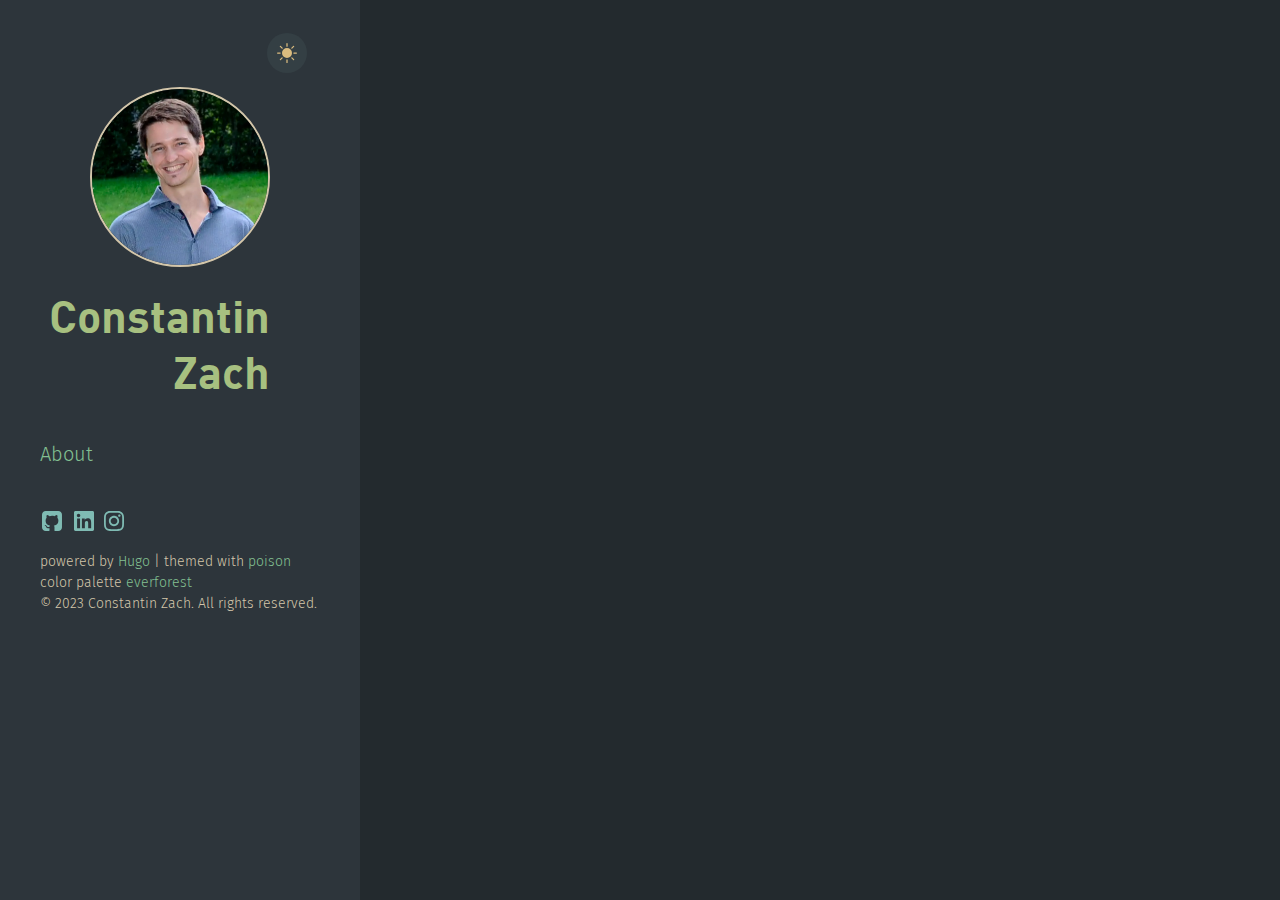
<file: index.html>
<!doctype html><html xmlns=http://www.w3.org/1999/xhtml xml:lang=en-us lang=en-us><head><script defer language=javascript type=text/javascript src=/js/light_dark.js></script>
<script defer language=javascript type=text/javascript src=/js/tabs.js></script>
<script defer language=javascript type=text/javascript src=/js/katex.min.js></script>
<script defer language=javascript type=text/javascript src=/js/auto-render.min.js></script>
<script defer language=javascript type=text/javascript src=/js/katex.js></script>
<script defer language=javascript type=text/javascript src=/js/toc.js></script><meta charset=utf-8><meta name=generator content="Hugo 0.110.0"><meta name=viewport content="width=device-width,initial-scale=1"><title></title><meta name=description content><link type=text/css rel=stylesheet href=/css/poole.css><link type=text/css rel=stylesheet href=/css/syntax.css><link type=text/css rel=stylesheet href=/css/hyde.css><link type=text/css rel=stylesheet href=/css/poison.css><link type=text/css rel=stylesheet href=/css/fonts.css><link type=text/css rel=stylesheet href=/css/katex.min.css><link type=text/css rel=stylesheet href=/css/tabs.css><link href=/index.xml rel=alternate type=application/rss+xml title><style>body{--sidebar-bg-color:#2D353B;--sidebar-img-border-color:#D3C6AA;--sidebar-p-color:#D3C6AA;--sidebar-h1-color:#A7C080;--sidebar-a-color:#83C092;--sidebar-socials-color:#7FBBB3;--text-color:#222;--bkg-color:#FAF9F6;--post-title-color:#303030;--list-color:#5a5a5a;--link-color:#268bd2;--date-color:#515151;--code-color:#bf616a;--code-background-color:#f9f9f9;--moon-color:#7A8478;--sun-color:#DBBC7F;--moon-sun-background-color:#343F44;--hr-color:#3D484D}body.dark-theme{--text-color:#DBBC7F;--bkg-color:#232A2E;--post-title-color:#A7C080;--list-color:#D3C6AA;--link-color:#7FBBB3;--date-color:#83C092;--code-color:#ff7f7f;--code-background-color:#393D47}body{background-color:var(--bkg-color)}</style></head><body class=dark-theme><aside class=sidebar><div class="container sidebar-sticky"><div class=light-dark align=right><button class=btn-light-dark><svg class="moon" xmlns="http://www.w3.org/2000/svg" width="1em" height="1em" viewBox="0 0 16 16"><path fill="currentcolor" d="M6 .278a.768.768.0 01.08.858 7.208 7.208.0 00-.878 3.46c0 4.021 3.278 7.277 7.318 7.277.527.0 1.04-.055 1.533-.16a.787.787.0 01.81.316.733.733.0 01-.031.893A8.349 8.349.0 018.344 16C3.734 16 0 12.286.0 7.71.0 4.266 2.114 1.312 5.124.06A.752.752.0 016 .278z"/></svg><svg class="sun" xmlns="http://www.w3.org/2000/svg" width="1em" height="1em" viewBox="0 0 16 16"><path fill="currentcolor" d="M8 12a4 4 0 100-8 4 4 0 000 8zM8 0a.5.5.0 01.5.5v2a.5.5.0 01-1 0v-2A.5.5.0 018 0zm0 13a.5.5.0 01.5.5v2a.5.5.0 01-1 0v-2A.5.5.0 018 13zm8-5a.5.5.0 01-.5.5h-2a.5.5.0 010-1h2a.5.5.0 01.5.5zM3 8a.5.5.0 01-.5.5h-2a.5.5.0 010-1h2A.5.5.0 013 8zm10.657-5.657a.5.5.0 010 .707l-1.414 1.415a.5.5.0 11-.707-.708l1.414-1.414a.5.5.0 01.707.0zm-9.193 9.193a.5.5.0 010 .707L3.05 13.657a.5.5.0 01-.707-.707l1.414-1.414a.5.5.0 01.707.0zm9.193 2.121a.5.5.0 01-.707.0l-1.414-1.414a.5.5.0 01.707-.707l1.414 1.414a.5.5.0 010 .707zM4.464 4.465a.5.5.0 01-.707.0L2.343 3.05a.5.5.0 11.707-.707l1.414 1.414a.5.5.0 010 .708z"/></svg></button></div><div class=sidebar-about><h1 class=brand><a href=/><img src=/images/brand.webp alt="brand image"></a>
<a href=/><h1>Constantin Zach</h1></a></h1><p class=lead></p></div><nav><ul class=sidebar-nav><li class=heading><a href=/about/>About</a></li></ul></nav><a target=_blank class=social href=https://github.com/D4ntin><svg xmlns="http://www.w3.org/2000/svg" width="1.2em" height="1.2em" viewBox="-2 -2 24 24"><path fill="currentcolor" d="M18.88 1.099C18.147.366 17.265.0 16.233.0H3.746C2.714.0 1.832.366 1.099 1.099.366 1.832.0 2.714.0 3.746v12.487c0 1.032.366 1.914 1.099 2.647.733.733 1.615 1.099 2.647 1.099H6.66c.19.0.333-.007.429-.02a.504.504.0 00.286-.169c.095-.1.143-.245.143-.435l-.007-.885c-.004-.564-.006-1.01-.006-1.34l-.3.052c-.19.035-.43.05-.721.046a5.555 5.555.0 01-.904-.091 2.026 2.026.0 01-.872-.39 1.651 1.651.0 01-.572-.8l-.13-.3a3.25 3.25.0 00-.41-.663c-.186-.243-.375-.407-.566-.494l-.09-.065a.956.956.0 01-.17-.156.723.723.0 01-.117-.182c-.026-.061-.004-.111.065-.15.07-.04.195-.059.378-.059l.26.04c.173.034.388.138.643.311a2.1 2.1.0 01.631.677c.2.355.44.626.722.813.282.186.566.28.852.28.286.0.533-.022.742-.065a2.59 2.59.0 00.585-.196c.078-.58.29-1.028.637-1.34a8.907 8.907.0 01-1.333-.234 5.314 5.314.0 01-1.223-.507 3.5 3.5.0 01-1.047-.872c-.277-.347-.505-.802-.683-1.365-.177-.564-.266-1.215-.266-1.952.0-1.049.342-1.942 1.027-2.68-.32-.788-.29-1.673.091-2.652.252-.079.625-.02 1.119.175.494.195.856.362 1.086.5.23.14.414.257.553.352a9.233 9.233.0 012.497-.338c.859.0 1.691.113 2.498.338l.494-.312a6.997 6.997.0 011.197-.572c.46-.174.81-.221 1.054-.143.39.98.424 1.864.103 2.653.685.737 1.028 1.63 1.028 2.68.0.737-.089 1.39-.267 1.957-.177.568-.407 1.023-.689 1.366a3.65 3.65.0 01-1.053.865c-.42.234-.828.403-1.223.507a8.9 8.9.0 01-1.333.235c.45.39.676 1.005.676 1.846v3.11c0 .147.021.266.065.357a.36.36.0 00.208.189c.096.034.18.056.254.064.074.01.18.013.318.013h2.914c1.032.0 1.914-.366 2.647-1.099.732-.732 1.099-1.615 1.099-2.647V3.746c0-1.032-.367-1.914-1.1-2.647z"/></svg></a><a target=_blank class=social href=https://linkedin.com/in/constantin-zach-a29916249/><svg xmlns="http://www.w3.org/2000/svg" width="1em" height="1.2em" viewBox="0 0 448 512"><path fill="currentcolor" d="M416 32H31.9C14.3 32 0 46.5.0 64.3v383.4C0 465.5 14.3 480 31.9 480H416c17.6.0 32-14.5 32-32.3V64.3c0-17.8-14.4-32.3-32-32.3zM135.4 416H69V202.2h66.5V416zm-33.2-243c-21.3.0-38.5-17.3-38.5-38.5S80.9 96 102.2 96c21.2.0 38.5 17.3 38.5 38.5.0 21.3-17.2 38.5-38.5 38.5zm282.1 243h-66.4V312c0-24.8-.5-56.7-34.5-56.7-34.6.0-39.9 27-39.9 54.9V416h-66.4V202.2h63.7v29.2h.9c8.9-16.8 30.6-34.5 62.9-34.5 67.2.0 79.7 44.3 79.7 101.9V416z"/></svg></a><a target=_blank class=social href=https://www.instagram.com/d4nt1n/><svg xmlns="http://www.w3.org/2000/svg" width="1em" height="1.2em" viewBox="0 0 448 512"><path fill="currentcolor" d="M224.1 141c-63.6.0-114.9 51.3-114.9 114.9s51.3 114.9 114.9 114.9S339 319.5 339 255.9 287.7 141 224.1 141zm0 189.6c-41.1.0-74.7-33.5-74.7-74.7s33.5-74.7 74.7-74.7 74.7 33.5 74.7 74.7-33.6 74.7-74.7 74.7zm146.4-194.3c0 14.9-12 26.8-26.8 26.8-14.9.0-26.8-12-26.8-26.8s12-26.8 26.8-26.8 26.8 12 26.8 26.8zm76.1 27.2c-1.7-35.9-9.9-67.7-36.2-93.9-26.2-26.2-58-34.4-93.9-36.2-37-2.1-147.9-2.1-184.9.0-35.8 1.7-67.6 9.9-93.9 36.1s-34.4 58-36.2 93.9c-2.1 37-2.1 147.9.0 184.9 1.7 35.9 9.9 67.7 36.2 93.9s58 34.4 93.9 36.2c37 2.1 147.9 2.1 184.9.0 35.9-1.7 67.7-9.9 93.9-36.2 26.2-26.2 34.4-58 36.2-93.9 2.1-37 2.1-147.8.0-184.8zM398.8 388c-7.8 19.6-22.9 34.7-42.6 42.6-29.5 11.7-99.5 9-132.1 9s-102.7 2.6-132.1-9c-19.6-7.8-34.7-22.9-42.6-42.6-11.7-29.5-9-99.5-9-132.1s-2.6-102.7 9-132.1c7.8-19.6 22.9-34.7 42.6-42.6 29.5-11.7 99.5-9 132.1-9s102.7-2.6 132.1 9c19.6 7.8 34.7 22.9 42.6 42.6 11.7 29.5 9 99.5 9 132.1s2.7 102.7-9 132.1z"/></svg></a><p class=footnote>powered by <a target=_blank href=https://gohugo.io>Hugo</a> | themed with <a target=_blank href=https://github.com/lukeorth/poison>poison</a>
color palette <a target=_blank href=https://github.com/sainnhe/everforest/blob/master/palette.md>everforest</a><br>&copy; 2023 Constantin Zach. All rights reserved.</p></div></aside><main class="content container"><div class=posts></div></main></body></html>
</file>
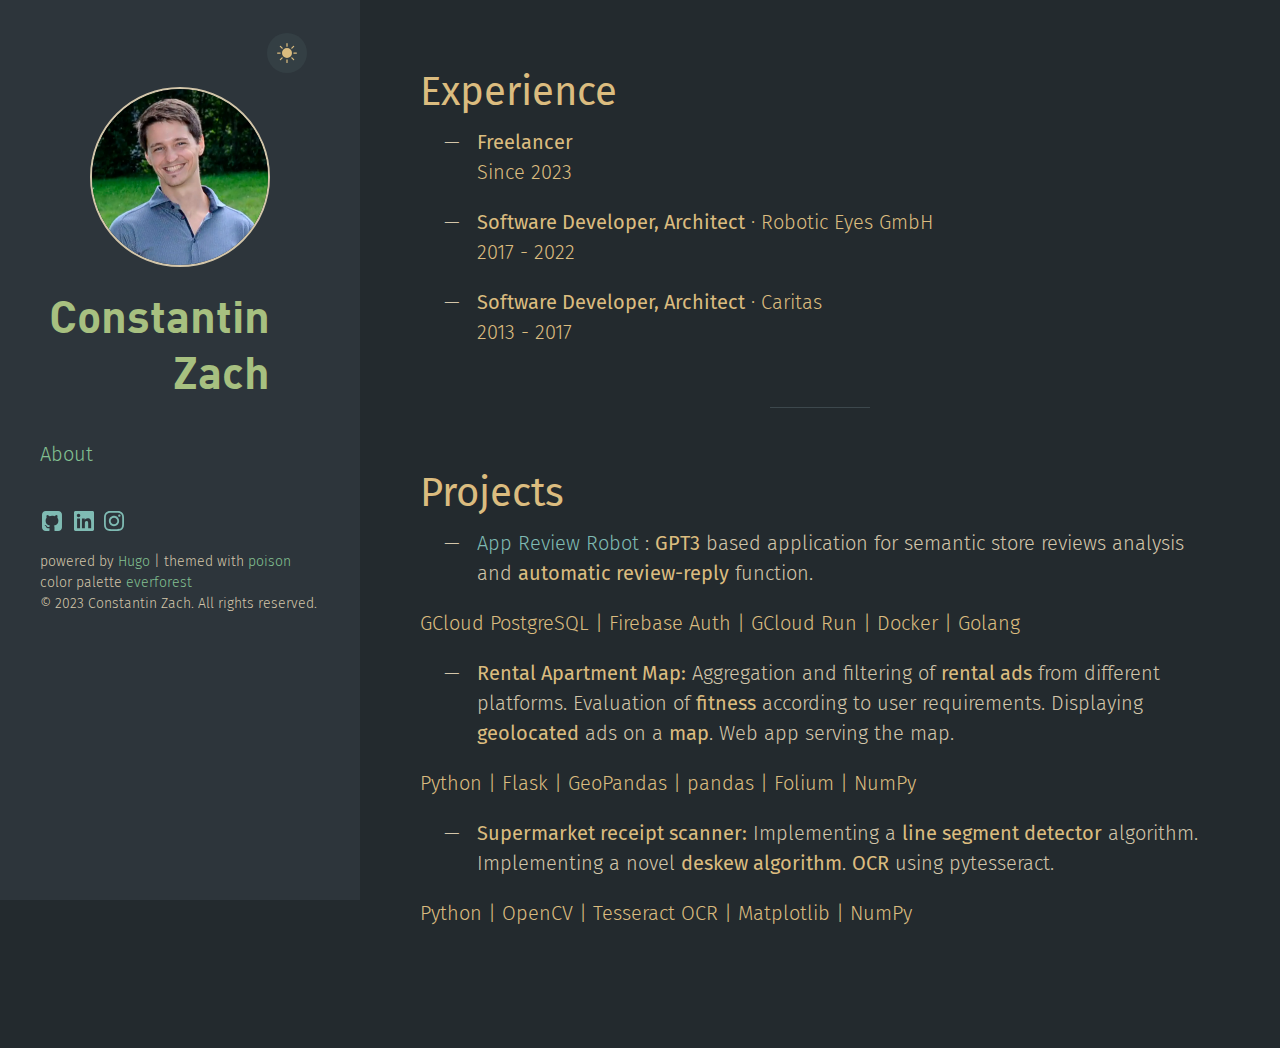
<file: about/index.html>
<!doctype html><html xmlns=http://www.w3.org/1999/xhtml xml:lang=en-us lang=en-us><head><script defer language=javascript type=text/javascript src=/js/light_dark.js></script>
<script defer language=javascript type=text/javascript src=/js/tabs.js></script>
<script defer language=javascript type=text/javascript src=/js/katex.min.js></script>
<script defer language=javascript type=text/javascript src=/js/auto-render.min.js></script>
<script defer language=javascript type=text/javascript src=/js/katex.js></script>
<script defer language=javascript type=text/javascript src=/js/toc.js></script><meta charset=utf-8><meta name=generator content="Hugo 0.110.0"><meta name=viewport content="width=device-width,initial-scale=1"><title>About &#183;</title><meta name=description content><link type=text/css rel=stylesheet href=/css/poole.css><link type=text/css rel=stylesheet href=/css/syntax.css><link type=text/css rel=stylesheet href=/css/hyde.css><link type=text/css rel=stylesheet href=/css/poison.css><link type=text/css rel=stylesheet href=/css/fonts.css><link type=text/css rel=stylesheet href=/css/katex.min.css><link type=text/css rel=stylesheet href=/css/tabs.css><link href=/about/index.xml rel=alternate type=application/rss+xml title><style>body{--sidebar-bg-color:#2D353B;--sidebar-img-border-color:#D3C6AA;--sidebar-p-color:#D3C6AA;--sidebar-h1-color:#A7C080;--sidebar-a-color:#83C092;--sidebar-socials-color:#7FBBB3;--text-color:#222;--bkg-color:#FAF9F6;--post-title-color:#303030;--list-color:#5a5a5a;--link-color:#268bd2;--date-color:#515151;--code-color:#bf616a;--code-background-color:#f9f9f9;--moon-color:#7A8478;--sun-color:#DBBC7F;--moon-sun-background-color:#343F44;--hr-color:#3D484D}body.dark-theme{--text-color:#DBBC7F;--bkg-color:#232A2E;--post-title-color:#A7C080;--list-color:#D3C6AA;--link-color:#7FBBB3;--date-color:#83C092;--code-color:#ff7f7f;--code-background-color:#393D47}body{background-color:var(--bkg-color)}</style></head><body class=dark-theme><aside class=sidebar><div class="container sidebar-sticky"><div class=light-dark align=right><button class=btn-light-dark><svg class="moon" xmlns="http://www.w3.org/2000/svg" width="1em" height="1em" viewBox="0 0 16 16"><path fill="currentcolor" d="M6 .278a.768.768.0 01.08.858 7.208 7.208.0 00-.878 3.46c0 4.021 3.278 7.277 7.318 7.277.527.0 1.04-.055 1.533-.16a.787.787.0 01.81.316.733.733.0 01-.031.893A8.349 8.349.0 018.344 16C3.734 16 0 12.286.0 7.71.0 4.266 2.114 1.312 5.124.06A.752.752.0 016 .278z"/></svg><svg class="sun" xmlns="http://www.w3.org/2000/svg" width="1em" height="1em" viewBox="0 0 16 16"><path fill="currentcolor" d="M8 12a4 4 0 100-8 4 4 0 000 8zM8 0a.5.5.0 01.5.5v2a.5.5.0 01-1 0v-2A.5.5.0 018 0zm0 13a.5.5.0 01.5.5v2a.5.5.0 01-1 0v-2A.5.5.0 018 13zm8-5a.5.5.0 01-.5.5h-2a.5.5.0 010-1h2a.5.5.0 01.5.5zM3 8a.5.5.0 01-.5.5h-2a.5.5.0 010-1h2A.5.5.0 013 8zm10.657-5.657a.5.5.0 010 .707l-1.414 1.415a.5.5.0 11-.707-.708l1.414-1.414a.5.5.0 01.707.0zm-9.193 9.193a.5.5.0 010 .707L3.05 13.657a.5.5.0 01-.707-.707l1.414-1.414a.5.5.0 01.707.0zm9.193 2.121a.5.5.0 01-.707.0l-1.414-1.414a.5.5.0 01.707-.707l1.414 1.414a.5.5.0 010 .707zM4.464 4.465a.5.5.0 01-.707.0L2.343 3.05a.5.5.0 11.707-.707l1.414 1.414a.5.5.0 010 .708z"/></svg></button></div><div class=sidebar-about><h1 class=brand><a href=/><img src=/images/brand.webp alt="brand image"></a>
<a href=/><h1>Constantin Zach</h1></a></h1><p class=lead></p></div><nav><ul class=sidebar-nav><li class=heading><a href=/about/>About</a></li></ul></nav><a target=_blank class=social href=https://github.com/D4ntin><svg xmlns="http://www.w3.org/2000/svg" width="1.2em" height="1.2em" viewBox="-2 -2 24 24"><path fill="currentcolor" d="M18.88 1.099C18.147.366 17.265.0 16.233.0H3.746C2.714.0 1.832.366 1.099 1.099.366 1.832.0 2.714.0 3.746v12.487c0 1.032.366 1.914 1.099 2.647.733.733 1.615 1.099 2.647 1.099H6.66c.19.0.333-.007.429-.02a.504.504.0 00.286-.169c.095-.1.143-.245.143-.435l-.007-.885c-.004-.564-.006-1.01-.006-1.34l-.3.052c-.19.035-.43.05-.721.046a5.555 5.555.0 01-.904-.091 2.026 2.026.0 01-.872-.39 1.651 1.651.0 01-.572-.8l-.13-.3a3.25 3.25.0 00-.41-.663c-.186-.243-.375-.407-.566-.494l-.09-.065a.956.956.0 01-.17-.156.723.723.0 01-.117-.182c-.026-.061-.004-.111.065-.15.07-.04.195-.059.378-.059l.26.04c.173.034.388.138.643.311a2.1 2.1.0 01.631.677c.2.355.44.626.722.813.282.186.566.28.852.28.286.0.533-.022.742-.065a2.59 2.59.0 00.585-.196c.078-.58.29-1.028.637-1.34a8.907 8.907.0 01-1.333-.234 5.314 5.314.0 01-1.223-.507 3.5 3.5.0 01-1.047-.872c-.277-.347-.505-.802-.683-1.365-.177-.564-.266-1.215-.266-1.952.0-1.049.342-1.942 1.027-2.68-.32-.788-.29-1.673.091-2.652.252-.079.625-.02 1.119.175.494.195.856.362 1.086.5.23.14.414.257.553.352a9.233 9.233.0 012.497-.338c.859.0 1.691.113 2.498.338l.494-.312a6.997 6.997.0 011.197-.572c.46-.174.81-.221 1.054-.143.39.98.424 1.864.103 2.653.685.737 1.028 1.63 1.028 2.68.0.737-.089 1.39-.267 1.957-.177.568-.407 1.023-.689 1.366a3.65 3.65.0 01-1.053.865c-.42.234-.828.403-1.223.507a8.9 8.9.0 01-1.333.235c.45.39.676 1.005.676 1.846v3.11c0 .147.021.266.065.357a.36.36.0 00.208.189c.096.034.18.056.254.064.074.01.18.013.318.013h2.914c1.032.0 1.914-.366 2.647-1.099.732-.732 1.099-1.615 1.099-2.647V3.746c0-1.032-.367-1.914-1.1-2.647z"/></svg></a><a target=_blank class=social href=https://linkedin.com/in/constantin-zach-a29916249/><svg xmlns="http://www.w3.org/2000/svg" width="1em" height="1.2em" viewBox="0 0 448 512"><path fill="currentcolor" d="M416 32H31.9C14.3 32 0 46.5.0 64.3v383.4C0 465.5 14.3 480 31.9 480H416c17.6.0 32-14.5 32-32.3V64.3c0-17.8-14.4-32.3-32-32.3zM135.4 416H69V202.2h66.5V416zm-33.2-243c-21.3.0-38.5-17.3-38.5-38.5S80.9 96 102.2 96c21.2.0 38.5 17.3 38.5 38.5.0 21.3-17.2 38.5-38.5 38.5zm282.1 243h-66.4V312c0-24.8-.5-56.7-34.5-56.7-34.6.0-39.9 27-39.9 54.9V416h-66.4V202.2h63.7v29.2h.9c8.9-16.8 30.6-34.5 62.9-34.5 67.2.0 79.7 44.3 79.7 101.9V416z"/></svg></a><a target=_blank class=social href=https://www.instagram.com/d4nt1n/><svg xmlns="http://www.w3.org/2000/svg" width="1em" height="1.2em" viewBox="0 0 448 512"><path fill="currentcolor" d="M224.1 141c-63.6.0-114.9 51.3-114.9 114.9s51.3 114.9 114.9 114.9S339 319.5 339 255.9 287.7 141 224.1 141zm0 189.6c-41.1.0-74.7-33.5-74.7-74.7s33.5-74.7 74.7-74.7 74.7 33.5 74.7 74.7-33.6 74.7-74.7 74.7zm146.4-194.3c0 14.9-12 26.8-26.8 26.8-14.9.0-26.8-12-26.8-26.8s12-26.8 26.8-26.8 26.8 12 26.8 26.8zm76.1 27.2c-1.7-35.9-9.9-67.7-36.2-93.9-26.2-26.2-58-34.4-93.9-36.2-37-2.1-147.9-2.1-184.9.0-35.8 1.7-67.6 9.9-93.9 36.1s-34.4 58-36.2 93.9c-2.1 37-2.1 147.9.0 184.9 1.7 35.9 9.9 67.7 36.2 93.9s58 34.4 93.9 36.2c37 2.1 147.9 2.1 184.9.0 35.9-1.7 67.7-9.9 93.9-36.2 26.2-26.2 34.4-58 36.2-93.9 2.1-37 2.1-147.8.0-184.8zM398.8 388c-7.8 19.6-22.9 34.7-42.6 42.6-29.5 11.7-99.5 9-132.1 9s-102.7 2.6-132.1-9c-19.6-7.8-34.7-22.9-42.6-42.6-11.7-29.5-9-99.5-9-132.1s-2.6-102.7 9-132.1c7.8-19.6 22.9-34.7 42.6-42.6 29.5-11.7 99.5-9 132.1-9s102.7-2.6 132.1 9c19.6 7.8 34.7 22.9 42.6 42.6 11.7 29.5 9 99.5 9 132.1s2.7 102.7-9 132.1z"/></svg></a><p class=footnote>powered by <a target=_blank href=https://gohugo.io>Hugo</a> | themed with <a target=_blank href=https://github.com/lukeorth/poison>poison</a>
color palette <a target=_blank href=https://github.com/sainnhe/everforest/blob/master/palette.md>everforest</a><br>&copy; 2023 Constantin Zach. All rights reserved.</p></div></aside><main class="content container"><div class=post><h1 class=post-title></h1><h1 id=experience>Experience</h1><ul><li><p><strong>Freelancer</strong><br>Since 2023</p></li><li><p><strong>Software Developer, Architect</strong> · Robotic Eyes GmbH<br>2017 - 2022</p></li><li><p><strong>Software Developer, Architect</strong> · Caritas<br>2013 - 2017</p></li></ul><hr><h1 id=projects>Projects</h1><ul><li><a href=https://appreviewrobot.com/ target=_blank>App Review Robot</a>
: <strong>GPT3</strong> based application for semantic store reviews analysis and <strong>automatic review-reply</strong> function.</li></ul><p>GCloud PostgreSQL | Firebase Auth | GCloud Run | Docker | Golang</p><ul><li><strong>Rental Apartment Map:</strong> Aggregation and filtering of <strong>rental ads</strong> from different platforms. Evaluation of <strong>fitness</strong> according to user requirements. Displaying <strong>geolocated</strong> ads on a <strong>map</strong>. Web app serving the map.</li></ul><p>Python | Flask | GeoPandas | pandas | Folium | NumPy</p><ul><li><strong>Supermarket receipt scanner:</strong> Implementing a <strong>line segment detector</strong> algorithm. Implementing a novel <strong>deskew algorithm</strong>. <strong>OCR</strong> using pytesseract.</li></ul><p>Python | OpenCV | Tesseract OCR | Matplotlib | NumPy</p></div></main></body></html>
</file>
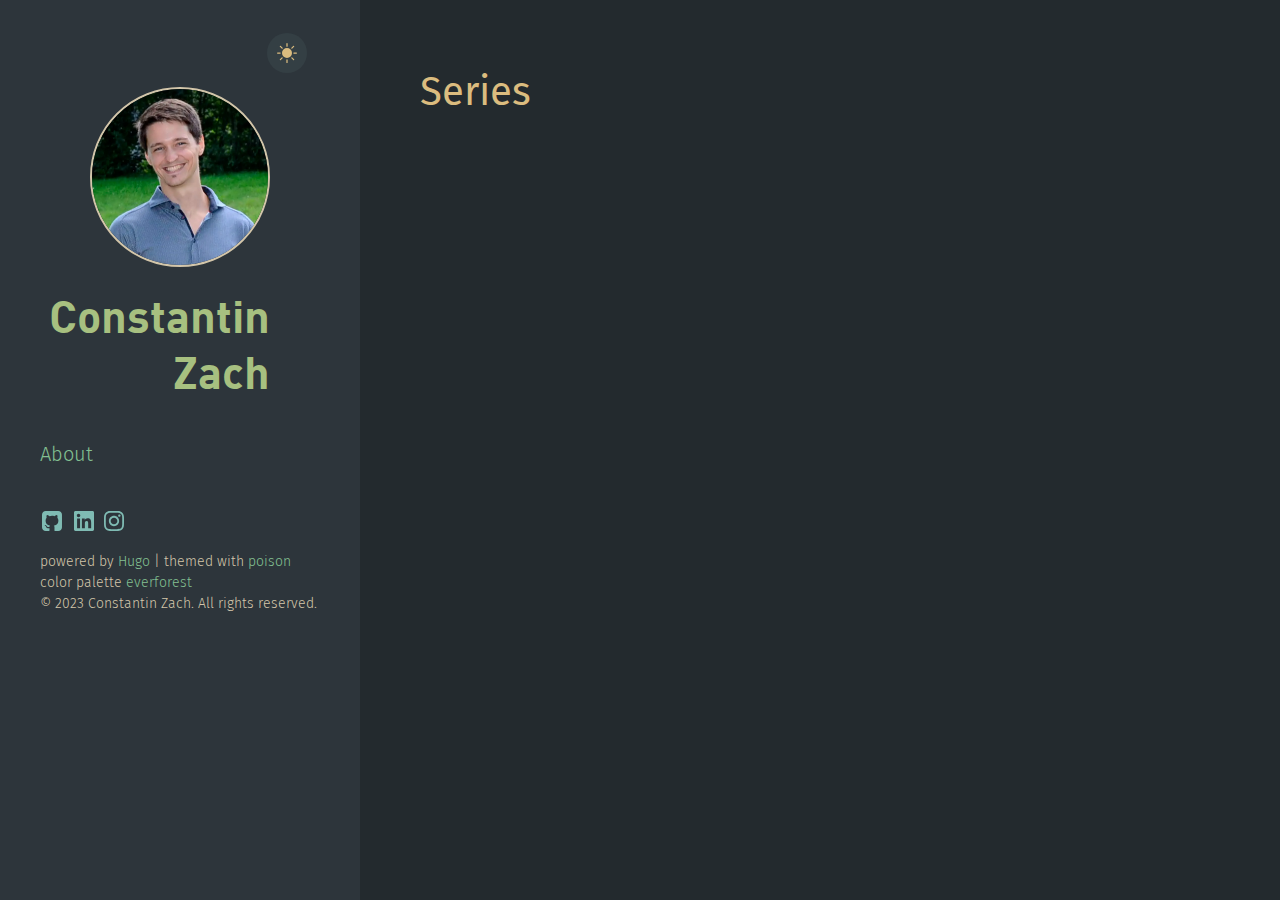
<file: series/index.html>
<!doctype html><html xmlns=http://www.w3.org/1999/xhtml xml:lang=en-us lang=en-us><head><script defer language=javascript type=text/javascript src=/js/light_dark.js></script>
<script defer language=javascript type=text/javascript src=/js/tabs.js></script>
<script defer language=javascript type=text/javascript src=/js/katex.min.js></script>
<script defer language=javascript type=text/javascript src=/js/auto-render.min.js></script>
<script defer language=javascript type=text/javascript src=/js/katex.js></script>
<script defer language=javascript type=text/javascript src=/js/toc.js></script><meta charset=utf-8><meta name=generator content="Hugo 0.110.0"><meta name=viewport content="width=device-width,initial-scale=1"><title>Series &#183;</title><meta name=description content><link type=text/css rel=stylesheet href=/css/poole.css><link type=text/css rel=stylesheet href=/css/syntax.css><link type=text/css rel=stylesheet href=/css/hyde.css><link type=text/css rel=stylesheet href=/css/poison.css><link type=text/css rel=stylesheet href=/css/fonts.css><link type=text/css rel=stylesheet href=/css/katex.min.css><link type=text/css rel=stylesheet href=/css/tabs.css><link href=/series/index.xml rel=alternate type=application/rss+xml title><style>body{--sidebar-bg-color:#2D353B;--sidebar-img-border-color:#D3C6AA;--sidebar-p-color:#D3C6AA;--sidebar-h1-color:#A7C080;--sidebar-a-color:#83C092;--sidebar-socials-color:#7FBBB3;--text-color:#222;--bkg-color:#FAF9F6;--post-title-color:#303030;--list-color:#5a5a5a;--link-color:#268bd2;--date-color:#515151;--code-color:#bf616a;--code-background-color:#f9f9f9;--moon-color:#7A8478;--sun-color:#DBBC7F;--moon-sun-background-color:#343F44;--hr-color:#3D484D}body.dark-theme{--text-color:#DBBC7F;--bkg-color:#232A2E;--post-title-color:#A7C080;--list-color:#D3C6AA;--link-color:#7FBBB3;--date-color:#83C092;--code-color:#ff7f7f;--code-background-color:#393D47}body{background-color:var(--bkg-color)}</style></head><body class=dark-theme><aside class=sidebar><div class="container sidebar-sticky"><div class=light-dark align=right><button class=btn-light-dark><svg class="moon" xmlns="http://www.w3.org/2000/svg" width="1em" height="1em" viewBox="0 0 16 16"><path fill="currentcolor" d="M6 .278a.768.768.0 01.08.858 7.208 7.208.0 00-.878 3.46c0 4.021 3.278 7.277 7.318 7.277.527.0 1.04-.055 1.533-.16a.787.787.0 01.81.316.733.733.0 01-.031.893A8.349 8.349.0 018.344 16C3.734 16 0 12.286.0 7.71.0 4.266 2.114 1.312 5.124.06A.752.752.0 016 .278z"/></svg><svg class="sun" xmlns="http://www.w3.org/2000/svg" width="1em" height="1em" viewBox="0 0 16 16"><path fill="currentcolor" d="M8 12a4 4 0 100-8 4 4 0 000 8zM8 0a.5.5.0 01.5.5v2a.5.5.0 01-1 0v-2A.5.5.0 018 0zm0 13a.5.5.0 01.5.5v2a.5.5.0 01-1 0v-2A.5.5.0 018 13zm8-5a.5.5.0 01-.5.5h-2a.5.5.0 010-1h2a.5.5.0 01.5.5zM3 8a.5.5.0 01-.5.5h-2a.5.5.0 010-1h2A.5.5.0 013 8zm10.657-5.657a.5.5.0 010 .707l-1.414 1.415a.5.5.0 11-.707-.708l1.414-1.414a.5.5.0 01.707.0zm-9.193 9.193a.5.5.0 010 .707L3.05 13.657a.5.5.0 01-.707-.707l1.414-1.414a.5.5.0 01.707.0zm9.193 2.121a.5.5.0 01-.707.0l-1.414-1.414a.5.5.0 01.707-.707l1.414 1.414a.5.5.0 010 .707zM4.464 4.465a.5.5.0 01-.707.0L2.343 3.05a.5.5.0 11.707-.707l1.414 1.414a.5.5.0 010 .708z"/></svg></button></div><div class=sidebar-about><h1 class=brand><a href=/><img src=/images/brand.webp alt="brand image"></a>
<a href=/><h1>Constantin Zach</h1></a></h1><p class=lead></p></div><nav><ul class=sidebar-nav><li class=heading><a href=/about/>About</a></li></ul></nav><a target=_blank class=social href=https://github.com/D4ntin><svg xmlns="http://www.w3.org/2000/svg" width="1.2em" height="1.2em" viewBox="-2 -2 24 24"><path fill="currentcolor" d="M18.88 1.099C18.147.366 17.265.0 16.233.0H3.746C2.714.0 1.832.366 1.099 1.099.366 1.832.0 2.714.0 3.746v12.487c0 1.032.366 1.914 1.099 2.647.733.733 1.615 1.099 2.647 1.099H6.66c.19.0.333-.007.429-.02a.504.504.0 00.286-.169c.095-.1.143-.245.143-.435l-.007-.885c-.004-.564-.006-1.01-.006-1.34l-.3.052c-.19.035-.43.05-.721.046a5.555 5.555.0 01-.904-.091 2.026 2.026.0 01-.872-.39 1.651 1.651.0 01-.572-.8l-.13-.3a3.25 3.25.0 00-.41-.663c-.186-.243-.375-.407-.566-.494l-.09-.065a.956.956.0 01-.17-.156.723.723.0 01-.117-.182c-.026-.061-.004-.111.065-.15.07-.04.195-.059.378-.059l.26.04c.173.034.388.138.643.311a2.1 2.1.0 01.631.677c.2.355.44.626.722.813.282.186.566.28.852.28.286.0.533-.022.742-.065a2.59 2.59.0 00.585-.196c.078-.58.29-1.028.637-1.34a8.907 8.907.0 01-1.333-.234 5.314 5.314.0 01-1.223-.507 3.5 3.5.0 01-1.047-.872c-.277-.347-.505-.802-.683-1.365-.177-.564-.266-1.215-.266-1.952.0-1.049.342-1.942 1.027-2.68-.32-.788-.29-1.673.091-2.652.252-.079.625-.02 1.119.175.494.195.856.362 1.086.5.23.14.414.257.553.352a9.233 9.233.0 012.497-.338c.859.0 1.691.113 2.498.338l.494-.312a6.997 6.997.0 011.197-.572c.46-.174.81-.221 1.054-.143.39.98.424 1.864.103 2.653.685.737 1.028 1.63 1.028 2.68.0.737-.089 1.39-.267 1.957-.177.568-.407 1.023-.689 1.366a3.65 3.65.0 01-1.053.865c-.42.234-.828.403-1.223.507a8.9 8.9.0 01-1.333.235c.45.39.676 1.005.676 1.846v3.11c0 .147.021.266.065.357a.36.36.0 00.208.189c.096.034.18.056.254.064.074.01.18.013.318.013h2.914c1.032.0 1.914-.366 2.647-1.099.732-.732 1.099-1.615 1.099-2.647V3.746c0-1.032-.367-1.914-1.1-2.647z"/></svg></a><a target=_blank class=social href=https://linkedin.com/in/constantin-zach-a29916249/><svg xmlns="http://www.w3.org/2000/svg" width="1em" height="1.2em" viewBox="0 0 448 512"><path fill="currentcolor" d="M416 32H31.9C14.3 32 0 46.5.0 64.3v383.4C0 465.5 14.3 480 31.9 480H416c17.6.0 32-14.5 32-32.3V64.3c0-17.8-14.4-32.3-32-32.3zM135.4 416H69V202.2h66.5V416zm-33.2-243c-21.3.0-38.5-17.3-38.5-38.5S80.9 96 102.2 96c21.2.0 38.5 17.3 38.5 38.5.0 21.3-17.2 38.5-38.5 38.5zm282.1 243h-66.4V312c0-24.8-.5-56.7-34.5-56.7-34.6.0-39.9 27-39.9 54.9V416h-66.4V202.2h63.7v29.2h.9c8.9-16.8 30.6-34.5 62.9-34.5 67.2.0 79.7 44.3 79.7 101.9V416z"/></svg></a><a target=_blank class=social href=https://www.instagram.com/d4nt1n/><svg xmlns="http://www.w3.org/2000/svg" width="1em" height="1.2em" viewBox="0 0 448 512"><path fill="currentcolor" d="M224.1 141c-63.6.0-114.9 51.3-114.9 114.9s51.3 114.9 114.9 114.9S339 319.5 339 255.9 287.7 141 224.1 141zm0 189.6c-41.1.0-74.7-33.5-74.7-74.7s33.5-74.7 74.7-74.7 74.7 33.5 74.7 74.7-33.6 74.7-74.7 74.7zm146.4-194.3c0 14.9-12 26.8-26.8 26.8-14.9.0-26.8-12-26.8-26.8s12-26.8 26.8-26.8 26.8 12 26.8 26.8zm76.1 27.2c-1.7-35.9-9.9-67.7-36.2-93.9-26.2-26.2-58-34.4-93.9-36.2-37-2.1-147.9-2.1-184.9.0-35.8 1.7-67.6 9.9-93.9 36.1s-34.4 58-36.2 93.9c-2.1 37-2.1 147.9.0 184.9 1.7 35.9 9.9 67.7 36.2 93.9s58 34.4 93.9 36.2c37 2.1 147.9 2.1 184.9.0 35.9-1.7 67.7-9.9 93.9-36.2 26.2-26.2 34.4-58 36.2-93.9 2.1-37 2.1-147.8.0-184.8zM398.8 388c-7.8 19.6-22.9 34.7-42.6 42.6-29.5 11.7-99.5 9-132.1 9s-102.7 2.6-132.1-9c-19.6-7.8-34.7-22.9-42.6-42.6-11.7-29.5-9-99.5-9-132.1s-2.6-102.7 9-132.1c7.8-19.6 22.9-34.7 42.6-42.6 29.5-11.7 99.5-9 132.1-9s102.7-2.6 132.1 9c19.6 7.8 34.7 22.9 42.6 42.6 11.7 29.5 9 99.5 9 132.1s2.7 102.7-9 132.1z"/></svg></a><p class=footnote>powered by <a target=_blank href=https://gohugo.io>Hugo</a> | themed with <a target=_blank href=https://github.com/lukeorth/poison>poison</a>
color palette <a target=_blank href=https://github.com/sainnhe/everforest/blob/master/palette.md>everforest</a><br>&copy; 2023 Constantin Zach. All rights reserved.</p></div></aside><main class="content container"><h1 class=title>Series</h1><ul class=entries></ul></main></body></html>
</file>
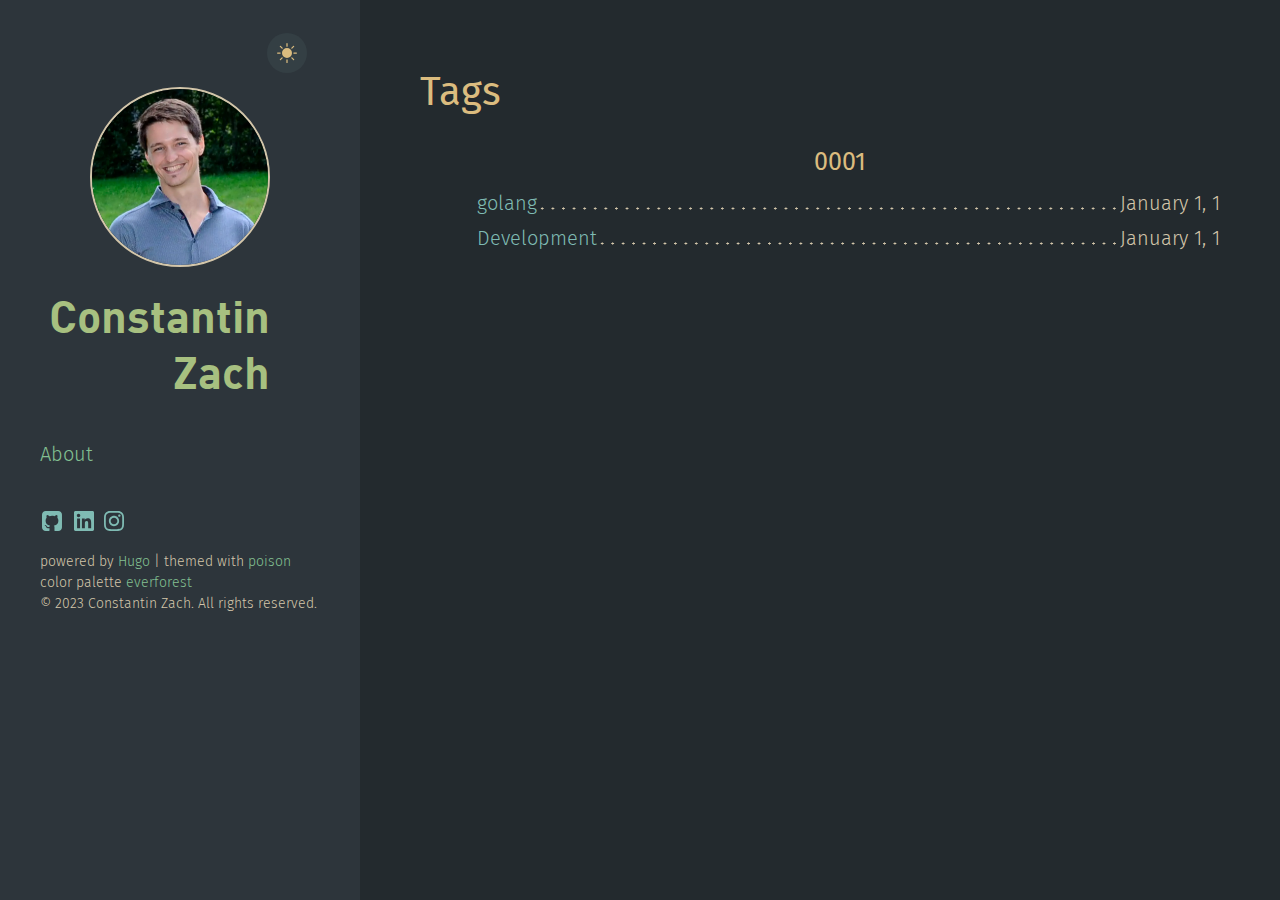
<file: tags/index.html>
<!doctype html><html xmlns=http://www.w3.org/1999/xhtml xml:lang=en-us lang=en-us><head><script defer language=javascript type=text/javascript src=/js/light_dark.js></script>
<script defer language=javascript type=text/javascript src=/js/tabs.js></script>
<script defer language=javascript type=text/javascript src=/js/katex.min.js></script>
<script defer language=javascript type=text/javascript src=/js/auto-render.min.js></script>
<script defer language=javascript type=text/javascript src=/js/katex.js></script>
<script defer language=javascript type=text/javascript src=/js/toc.js></script><meta charset=utf-8><meta name=generator content="Hugo 0.110.0"><meta name=viewport content="width=device-width,initial-scale=1"><title>Tags &#183;</title><meta name=description content><link type=text/css rel=stylesheet href=/css/poole.css><link type=text/css rel=stylesheet href=/css/syntax.css><link type=text/css rel=stylesheet href=/css/hyde.css><link type=text/css rel=stylesheet href=/css/poison.css><link type=text/css rel=stylesheet href=/css/fonts.css><link type=text/css rel=stylesheet href=/css/katex.min.css><link type=text/css rel=stylesheet href=/css/tabs.css><link href=/tags/index.xml rel=alternate type=application/rss+xml title><style>body{--sidebar-bg-color:#2D353B;--sidebar-img-border-color:#D3C6AA;--sidebar-p-color:#D3C6AA;--sidebar-h1-color:#A7C080;--sidebar-a-color:#83C092;--sidebar-socials-color:#7FBBB3;--text-color:#222;--bkg-color:#FAF9F6;--post-title-color:#303030;--list-color:#5a5a5a;--link-color:#268bd2;--date-color:#515151;--code-color:#bf616a;--code-background-color:#f9f9f9;--moon-color:#7A8478;--sun-color:#DBBC7F;--moon-sun-background-color:#343F44;--hr-color:#3D484D}body.dark-theme{--text-color:#DBBC7F;--bkg-color:#232A2E;--post-title-color:#A7C080;--list-color:#D3C6AA;--link-color:#7FBBB3;--date-color:#83C092;--code-color:#ff7f7f;--code-background-color:#393D47}body{background-color:var(--bkg-color)}</style></head><body class=dark-theme><aside class=sidebar><div class="container sidebar-sticky"><div class=light-dark align=right><button class=btn-light-dark><svg class="moon" xmlns="http://www.w3.org/2000/svg" width="1em" height="1em" viewBox="0 0 16 16"><path fill="currentcolor" d="M6 .278a.768.768.0 01.08.858 7.208 7.208.0 00-.878 3.46c0 4.021 3.278 7.277 7.318 7.277.527.0 1.04-.055 1.533-.16a.787.787.0 01.81.316.733.733.0 01-.031.893A8.349 8.349.0 018.344 16C3.734 16 0 12.286.0 7.71.0 4.266 2.114 1.312 5.124.06A.752.752.0 016 .278z"/></svg><svg class="sun" xmlns="http://www.w3.org/2000/svg" width="1em" height="1em" viewBox="0 0 16 16"><path fill="currentcolor" d="M8 12a4 4 0 100-8 4 4 0 000 8zM8 0a.5.5.0 01.5.5v2a.5.5.0 01-1 0v-2A.5.5.0 018 0zm0 13a.5.5.0 01.5.5v2a.5.5.0 01-1 0v-2A.5.5.0 018 13zm8-5a.5.5.0 01-.5.5h-2a.5.5.0 010-1h2a.5.5.0 01.5.5zM3 8a.5.5.0 01-.5.5h-2a.5.5.0 010-1h2A.5.5.0 013 8zm10.657-5.657a.5.5.0 010 .707l-1.414 1.415a.5.5.0 11-.707-.708l1.414-1.414a.5.5.0 01.707.0zm-9.193 9.193a.5.5.0 010 .707L3.05 13.657a.5.5.0 01-.707-.707l1.414-1.414a.5.5.0 01.707.0zm9.193 2.121a.5.5.0 01-.707.0l-1.414-1.414a.5.5.0 01.707-.707l1.414 1.414a.5.5.0 010 .707zM4.464 4.465a.5.5.0 01-.707.0L2.343 3.05a.5.5.0 11.707-.707l1.414 1.414a.5.5.0 010 .708z"/></svg></button></div><div class=sidebar-about><h1 class=brand><a href=/><img src=/images/brand.webp alt="brand image"></a>
<a href=/><h1>Constantin Zach</h1></a></h1><p class=lead></p></div><nav><ul class=sidebar-nav><li class=heading><a href=/about/>About</a></li></ul></nav><a target=_blank class=social href=https://github.com/D4ntin><svg xmlns="http://www.w3.org/2000/svg" width="1.2em" height="1.2em" viewBox="-2 -2 24 24"><path fill="currentcolor" d="M18.88 1.099C18.147.366 17.265.0 16.233.0H3.746C2.714.0 1.832.366 1.099 1.099.366 1.832.0 2.714.0 3.746v12.487c0 1.032.366 1.914 1.099 2.647.733.733 1.615 1.099 2.647 1.099H6.66c.19.0.333-.007.429-.02a.504.504.0 00.286-.169c.095-.1.143-.245.143-.435l-.007-.885c-.004-.564-.006-1.01-.006-1.34l-.3.052c-.19.035-.43.05-.721.046a5.555 5.555.0 01-.904-.091 2.026 2.026.0 01-.872-.39 1.651 1.651.0 01-.572-.8l-.13-.3a3.25 3.25.0 00-.41-.663c-.186-.243-.375-.407-.566-.494l-.09-.065a.956.956.0 01-.17-.156.723.723.0 01-.117-.182c-.026-.061-.004-.111.065-.15.07-.04.195-.059.378-.059l.26.04c.173.034.388.138.643.311a2.1 2.1.0 01.631.677c.2.355.44.626.722.813.282.186.566.28.852.28.286.0.533-.022.742-.065a2.59 2.59.0 00.585-.196c.078-.58.29-1.028.637-1.34a8.907 8.907.0 01-1.333-.234 5.314 5.314.0 01-1.223-.507 3.5 3.5.0 01-1.047-.872c-.277-.347-.505-.802-.683-1.365-.177-.564-.266-1.215-.266-1.952.0-1.049.342-1.942 1.027-2.68-.32-.788-.29-1.673.091-2.652.252-.079.625-.02 1.119.175.494.195.856.362 1.086.5.23.14.414.257.553.352a9.233 9.233.0 012.497-.338c.859.0 1.691.113 2.498.338l.494-.312a6.997 6.997.0 011.197-.572c.46-.174.81-.221 1.054-.143.39.98.424 1.864.103 2.653.685.737 1.028 1.63 1.028 2.68.0.737-.089 1.39-.267 1.957-.177.568-.407 1.023-.689 1.366a3.65 3.65.0 01-1.053.865c-.42.234-.828.403-1.223.507a8.9 8.9.0 01-1.333.235c.45.39.676 1.005.676 1.846v3.11c0 .147.021.266.065.357a.36.36.0 00.208.189c.096.034.18.056.254.064.074.01.18.013.318.013h2.914c1.032.0 1.914-.366 2.647-1.099.732-.732 1.099-1.615 1.099-2.647V3.746c0-1.032-.367-1.914-1.1-2.647z"/></svg></a><a target=_blank class=social href=https://linkedin.com/in/constantin-zach-a29916249/><svg xmlns="http://www.w3.org/2000/svg" width="1em" height="1.2em" viewBox="0 0 448 512"><path fill="currentcolor" d="M416 32H31.9C14.3 32 0 46.5.0 64.3v383.4C0 465.5 14.3 480 31.9 480H416c17.6.0 32-14.5 32-32.3V64.3c0-17.8-14.4-32.3-32-32.3zM135.4 416H69V202.2h66.5V416zm-33.2-243c-21.3.0-38.5-17.3-38.5-38.5S80.9 96 102.2 96c21.2.0 38.5 17.3 38.5 38.5.0 21.3-17.2 38.5-38.5 38.5zm282.1 243h-66.4V312c0-24.8-.5-56.7-34.5-56.7-34.6.0-39.9 27-39.9 54.9V416h-66.4V202.2h63.7v29.2h.9c8.9-16.8 30.6-34.5 62.9-34.5 67.2.0 79.7 44.3 79.7 101.9V416z"/></svg></a><a target=_blank class=social href=https://www.instagram.com/d4nt1n/><svg xmlns="http://www.w3.org/2000/svg" width="1em" height="1.2em" viewBox="0 0 448 512"><path fill="currentcolor" d="M224.1 141c-63.6.0-114.9 51.3-114.9 114.9s51.3 114.9 114.9 114.9S339 319.5 339 255.9 287.7 141 224.1 141zm0 189.6c-41.1.0-74.7-33.5-74.7-74.7s33.5-74.7 74.7-74.7 74.7 33.5 74.7 74.7-33.6 74.7-74.7 74.7zm146.4-194.3c0 14.9-12 26.8-26.8 26.8-14.9.0-26.8-12-26.8-26.8s12-26.8 26.8-26.8 26.8 12 26.8 26.8zm76.1 27.2c-1.7-35.9-9.9-67.7-36.2-93.9-26.2-26.2-58-34.4-93.9-36.2-37-2.1-147.9-2.1-184.9.0-35.8 1.7-67.6 9.9-93.9 36.1s-34.4 58-36.2 93.9c-2.1 37-2.1 147.9.0 184.9 1.7 35.9 9.9 67.7 36.2 93.9s58 34.4 93.9 36.2c37 2.1 147.9 2.1 184.9.0 35.9-1.7 67.7-9.9 93.9-36.2 26.2-26.2 34.4-58 36.2-93.9 2.1-37 2.1-147.8.0-184.8zM398.8 388c-7.8 19.6-22.9 34.7-42.6 42.6-29.5 11.7-99.5 9-132.1 9s-102.7 2.6-132.1-9c-19.6-7.8-34.7-22.9-42.6-42.6-11.7-29.5-9-99.5-9-132.1s-2.6-102.7 9-132.1c7.8-19.6 22.9-34.7 42.6-42.6 29.5-11.7 99.5-9 132.1-9s102.7-2.6 132.1 9c19.6 7.8 34.7 22.9 42.6 42.6 11.7 29.5 9 99.5 9 132.1s2.7 102.7-9 132.1z"/></svg></a><p class=footnote>powered by <a target=_blank href=https://gohugo.io>Hugo</a> | themed with <a target=_blank href=https://github.com/lukeorth/poison>poison</a>
color palette <a target=_blank href=https://github.com/sainnhe/everforest/blob/master/palette.md>everforest</a><br>&copy; 2023 Constantin Zach. All rights reserved.</p></div></aside><main class="content container"><h1 class=title>Tags</h1><ul class=entries><h3 style=text-align:center>0001</h3><li><span class=title><a href=/tags/golang/>golang</a></span>
<span class=published><time class="pull-right post-list">January 1, 1</time></span></li><li><span class=title><a href=/tags/development/>Development</a></span>
<span class=published><time class="pull-right post-list">January 1, 1</time></span></li></ul></main></body></html>
</file>
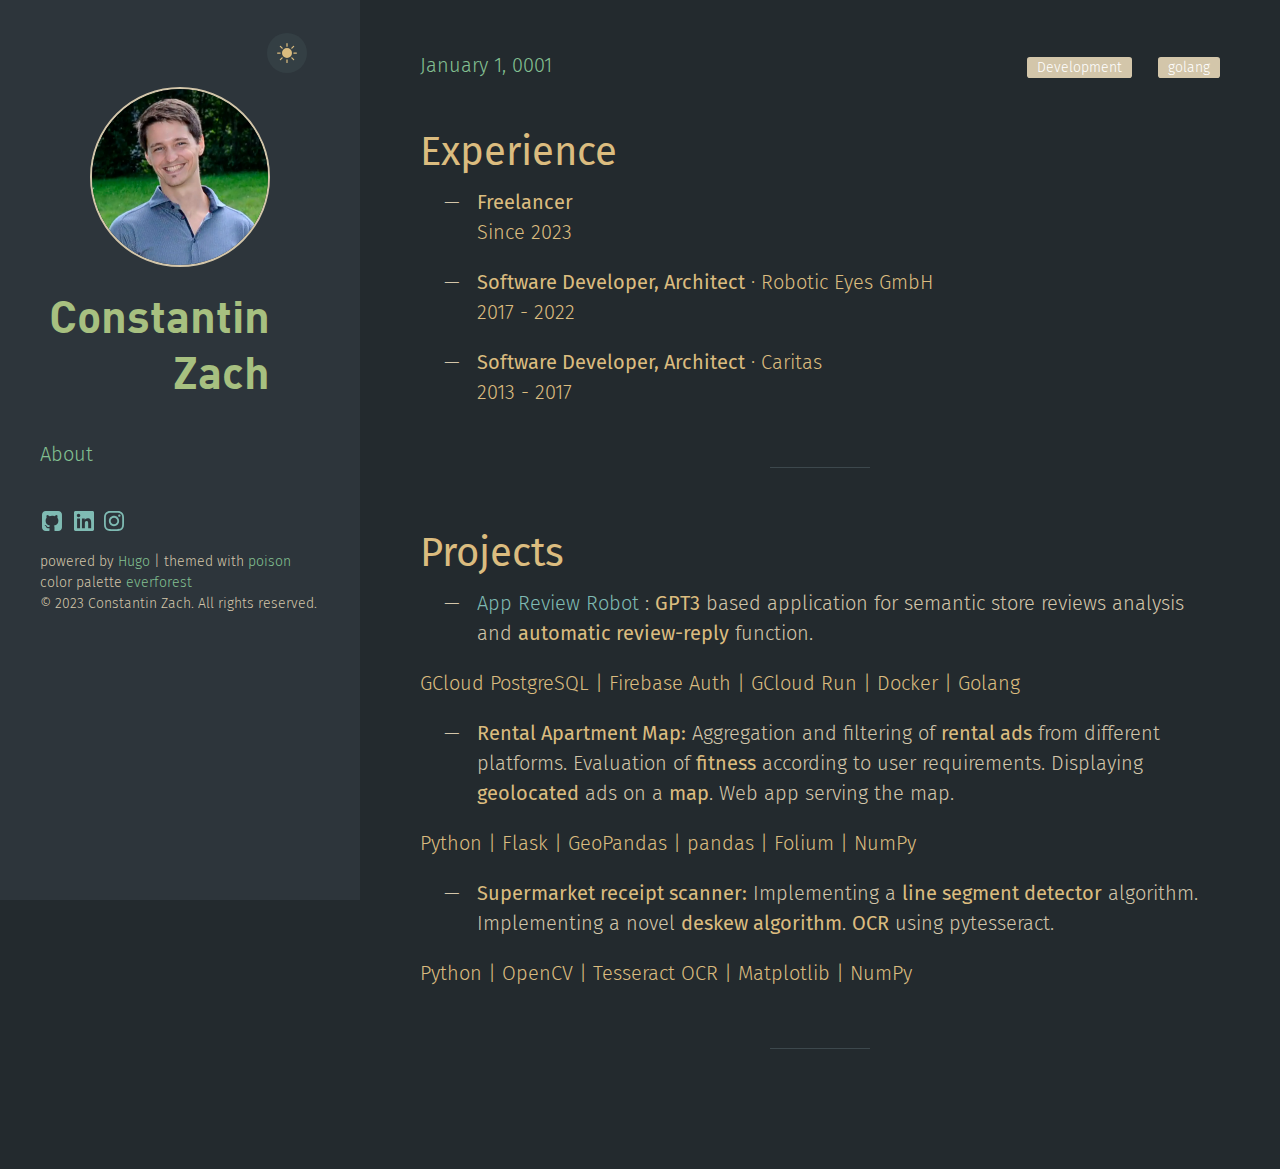
<file: about/about/index.html>
<!doctype html><html xmlns=http://www.w3.org/1999/xhtml xml:lang=en-us lang=en-us><head><script defer language=javascript type=text/javascript src=/js/light_dark.js></script>
<script defer language=javascript type=text/javascript src=/js/tabs.js></script>
<script defer language=javascript type=text/javascript src=/js/katex.min.js></script>
<script defer language=javascript type=text/javascript src=/js/auto-render.min.js></script>
<script defer language=javascript type=text/javascript src=/js/katex.js></script>
<script defer language=javascript type=text/javascript src=/js/toc.js></script><meta charset=utf-8><meta name=generator content="Hugo 0.110.0"><meta name=viewport content="width=device-width,initial-scale=1"><title>&#183;</title><meta name=description content><link type=text/css rel=stylesheet href=/css/poole.css><link type=text/css rel=stylesheet href=/css/syntax.css><link type=text/css rel=stylesheet href=/css/hyde.css><link type=text/css rel=stylesheet href=/css/poison.css><link type=text/css rel=stylesheet href=/css/fonts.css><link type=text/css rel=stylesheet href=/css/katex.min.css><link type=text/css rel=stylesheet href=/css/tabs.css><style>body{--sidebar-bg-color:#2D353B;--sidebar-img-border-color:#D3C6AA;--sidebar-p-color:#D3C6AA;--sidebar-h1-color:#A7C080;--sidebar-a-color:#83C092;--sidebar-socials-color:#7FBBB3;--text-color:#222;--bkg-color:#FAF9F6;--post-title-color:#303030;--list-color:#5a5a5a;--link-color:#268bd2;--date-color:#515151;--code-color:#bf616a;--code-background-color:#f9f9f9;--moon-color:#7A8478;--sun-color:#DBBC7F;--moon-sun-background-color:#343F44;--hr-color:#3D484D}body.dark-theme{--text-color:#DBBC7F;--bkg-color:#232A2E;--post-title-color:#A7C080;--list-color:#D3C6AA;--link-color:#7FBBB3;--date-color:#83C092;--code-color:#ff7f7f;--code-background-color:#393D47}body{background-color:var(--bkg-color)}</style></head><body class=dark-theme><aside class=sidebar><div class="container sidebar-sticky"><div class=light-dark align=right><button class=btn-light-dark><svg class="moon" xmlns="http://www.w3.org/2000/svg" width="1em" height="1em" viewBox="0 0 16 16"><path fill="currentcolor" d="M6 .278a.768.768.0 01.08.858 7.208 7.208.0 00-.878 3.46c0 4.021 3.278 7.277 7.318 7.277.527.0 1.04-.055 1.533-.16a.787.787.0 01.81.316.733.733.0 01-.031.893A8.349 8.349.0 018.344 16C3.734 16 0 12.286.0 7.71.0 4.266 2.114 1.312 5.124.06A.752.752.0 016 .278z"/></svg><svg class="sun" xmlns="http://www.w3.org/2000/svg" width="1em" height="1em" viewBox="0 0 16 16"><path fill="currentcolor" d="M8 12a4 4 0 100-8 4 4 0 000 8zM8 0a.5.5.0 01.5.5v2a.5.5.0 01-1 0v-2A.5.5.0 018 0zm0 13a.5.5.0 01.5.5v2a.5.5.0 01-1 0v-2A.5.5.0 018 13zm8-5a.5.5.0 01-.5.5h-2a.5.5.0 010-1h2a.5.5.0 01.5.5zM3 8a.5.5.0 01-.5.5h-2a.5.5.0 010-1h2A.5.5.0 013 8zm10.657-5.657a.5.5.0 010 .707l-1.414 1.415a.5.5.0 11-.707-.708l1.414-1.414a.5.5.0 01.707.0zm-9.193 9.193a.5.5.0 010 .707L3.05 13.657a.5.5.0 01-.707-.707l1.414-1.414a.5.5.0 01.707.0zm9.193 2.121a.5.5.0 01-.707.0l-1.414-1.414a.5.5.0 01.707-.707l1.414 1.414a.5.5.0 010 .707zM4.464 4.465a.5.5.0 01-.707.0L2.343 3.05a.5.5.0 11.707-.707l1.414 1.414a.5.5.0 010 .708z"/></svg></button></div><div class=sidebar-about><h1 class=brand><a href=/><img src=/images/brand.webp alt="brand image"></a>
<a href=/><h1>Constantin Zach</h1></a></h1><p class=lead></p></div><nav><ul class=sidebar-nav><li class=heading><a href=/about/>About</a></li></ul></nav><a target=_blank class=social href=https://github.com/D4ntin><svg xmlns="http://www.w3.org/2000/svg" width="1.2em" height="1.2em" viewBox="-2 -2 24 24"><path fill="currentcolor" d="M18.88 1.099C18.147.366 17.265.0 16.233.0H3.746C2.714.0 1.832.366 1.099 1.099.366 1.832.0 2.714.0 3.746v12.487c0 1.032.366 1.914 1.099 2.647.733.733 1.615 1.099 2.647 1.099H6.66c.19.0.333-.007.429-.02a.504.504.0 00.286-.169c.095-.1.143-.245.143-.435l-.007-.885c-.004-.564-.006-1.01-.006-1.34l-.3.052c-.19.035-.43.05-.721.046a5.555 5.555.0 01-.904-.091 2.026 2.026.0 01-.872-.39 1.651 1.651.0 01-.572-.8l-.13-.3a3.25 3.25.0 00-.41-.663c-.186-.243-.375-.407-.566-.494l-.09-.065a.956.956.0 01-.17-.156.723.723.0 01-.117-.182c-.026-.061-.004-.111.065-.15.07-.04.195-.059.378-.059l.26.04c.173.034.388.138.643.311a2.1 2.1.0 01.631.677c.2.355.44.626.722.813.282.186.566.28.852.28.286.0.533-.022.742-.065a2.59 2.59.0 00.585-.196c.078-.58.29-1.028.637-1.34a8.907 8.907.0 01-1.333-.234 5.314 5.314.0 01-1.223-.507 3.5 3.5.0 01-1.047-.872c-.277-.347-.505-.802-.683-1.365-.177-.564-.266-1.215-.266-1.952.0-1.049.342-1.942 1.027-2.68-.32-.788-.29-1.673.091-2.652.252-.079.625-.02 1.119.175.494.195.856.362 1.086.5.23.14.414.257.553.352a9.233 9.233.0 012.497-.338c.859.0 1.691.113 2.498.338l.494-.312a6.997 6.997.0 011.197-.572c.46-.174.81-.221 1.054-.143.39.98.424 1.864.103 2.653.685.737 1.028 1.63 1.028 2.68.0.737-.089 1.39-.267 1.957-.177.568-.407 1.023-.689 1.366a3.65 3.65.0 01-1.053.865c-.42.234-.828.403-1.223.507a8.9 8.9.0 01-1.333.235c.45.39.676 1.005.676 1.846v3.11c0 .147.021.266.065.357a.36.36.0 00.208.189c.096.034.18.056.254.064.074.01.18.013.318.013h2.914c1.032.0 1.914-.366 2.647-1.099.732-.732 1.099-1.615 1.099-2.647V3.746c0-1.032-.367-1.914-1.1-2.647z"/></svg></a><a target=_blank class=social href=https://linkedin.com/in/constantin-zach-a29916249/><svg xmlns="http://www.w3.org/2000/svg" width="1em" height="1.2em" viewBox="0 0 448 512"><path fill="currentcolor" d="M416 32H31.9C14.3 32 0 46.5.0 64.3v383.4C0 465.5 14.3 480 31.9 480H416c17.6.0 32-14.5 32-32.3V64.3c0-17.8-14.4-32.3-32-32.3zM135.4 416H69V202.2h66.5V416zm-33.2-243c-21.3.0-38.5-17.3-38.5-38.5S80.9 96 102.2 96c21.2.0 38.5 17.3 38.5 38.5.0 21.3-17.2 38.5-38.5 38.5zm282.1 243h-66.4V312c0-24.8-.5-56.7-34.5-56.7-34.6.0-39.9 27-39.9 54.9V416h-66.4V202.2h63.7v29.2h.9c8.9-16.8 30.6-34.5 62.9-34.5 67.2.0 79.7 44.3 79.7 101.9V416z"/></svg></a><a target=_blank class=social href=https://www.instagram.com/d4nt1n/><svg xmlns="http://www.w3.org/2000/svg" width="1em" height="1.2em" viewBox="0 0 448 512"><path fill="currentcolor" d="M224.1 141c-63.6.0-114.9 51.3-114.9 114.9s51.3 114.9 114.9 114.9S339 319.5 339 255.9 287.7 141 224.1 141zm0 189.6c-41.1.0-74.7-33.5-74.7-74.7s33.5-74.7 74.7-74.7 74.7 33.5 74.7 74.7-33.6 74.7-74.7 74.7zm146.4-194.3c0 14.9-12 26.8-26.8 26.8-14.9.0-26.8-12-26.8-26.8s12-26.8 26.8-26.8 26.8 12 26.8 26.8zm76.1 27.2c-1.7-35.9-9.9-67.7-36.2-93.9-26.2-26.2-58-34.4-93.9-36.2-37-2.1-147.9-2.1-184.9.0-35.8 1.7-67.6 9.9-93.9 36.1s-34.4 58-36.2 93.9c-2.1 37-2.1 147.9.0 184.9 1.7 35.9 9.9 67.7 36.2 93.9s58 34.4 93.9 36.2c37 2.1 147.9 2.1 184.9.0 35.9-1.7 67.7-9.9 93.9-36.2 26.2-26.2 34.4-58 36.2-93.9 2.1-37 2.1-147.8.0-184.8zM398.8 388c-7.8 19.6-22.9 34.7-42.6 42.6-29.5 11.7-99.5 9-132.1 9s-102.7 2.6-132.1-9c-19.6-7.8-34.7-22.9-42.6-42.6-11.7-29.5-9-99.5-9-132.1s-2.6-102.7 9-132.1c7.8-19.6 22.9-34.7 42.6-42.6 29.5-11.7 99.5-9 132.1-9s102.7-2.6 132.1 9c19.6 7.8 34.7 22.9 42.6 42.6 11.7 29.5 9 99.5 9 132.1s2.7 102.7-9 132.1z"/></svg></a><p class=footnote>powered by <a target=_blank href=https://gohugo.io>Hugo</a> | themed with <a target=_blank href=https://github.com/lukeorth/poison>poison</a>
color palette <a target=_blank href=https://github.com/sainnhe/everforest/blob/master/palette.md>everforest</a><br>&copy; 2023 Constantin Zach. All rights reserved.</p></div></aside><main class="content container"><div class=post><div class=info><h1 class=post-title><a href=/about/about/></a></h1><time datetime=0001-01-01T00:00:00Z class=post-date>January 1, 0001</time><ul class=tags><li class=tag-Development><a href=/tags/development>Development</a></li><li class=tag-golang><a href=/tags/golang>golang</a></li></ul></div><h1 id=experience>Experience</h1><ul><li><p><strong>Freelancer</strong><br>Since 2023</p></li><li><p><strong>Software Developer, Architect</strong> · Robotic Eyes GmbH<br>2017 - 2022</p></li><li><p><strong>Software Developer, Architect</strong> · Caritas<br>2013 - 2017</p></li></ul><hr><h1 id=projects>Projects</h1><ul><li><a href=https://appreviewrobot.com/ target=_blank>App Review Robot</a>
: <strong>GPT3</strong> based application for semantic store reviews analysis and <strong>automatic review-reply</strong> function.</li></ul><p>GCloud PostgreSQL | Firebase Auth | GCloud Run | Docker | Golang</p><ul><li><strong>Rental Apartment Map:</strong> Aggregation and filtering of <strong>rental ads</strong> from different platforms. Evaluation of <strong>fitness</strong> according to user requirements. Displaying <strong>geolocated</strong> ads on a <strong>map</strong>. Web app serving the map.</li></ul><p>Python | Flask | GeoPandas | pandas | Folium | NumPy</p><ul><li><strong>Supermarket receipt scanner:</strong> Implementing a <strong>line segment detector</strong> algorithm. Implementing a novel <strong>deskew algorithm</strong>. <strong>OCR</strong> using pytesseract.</li></ul><p>Python | OpenCV | Tesseract OCR | Matplotlib | NumPy</p><hr><div class=footer></div><div class=article-toc><h4></h4><nav id=TableOfContents></nav></div></div></main></body></html>
</file>
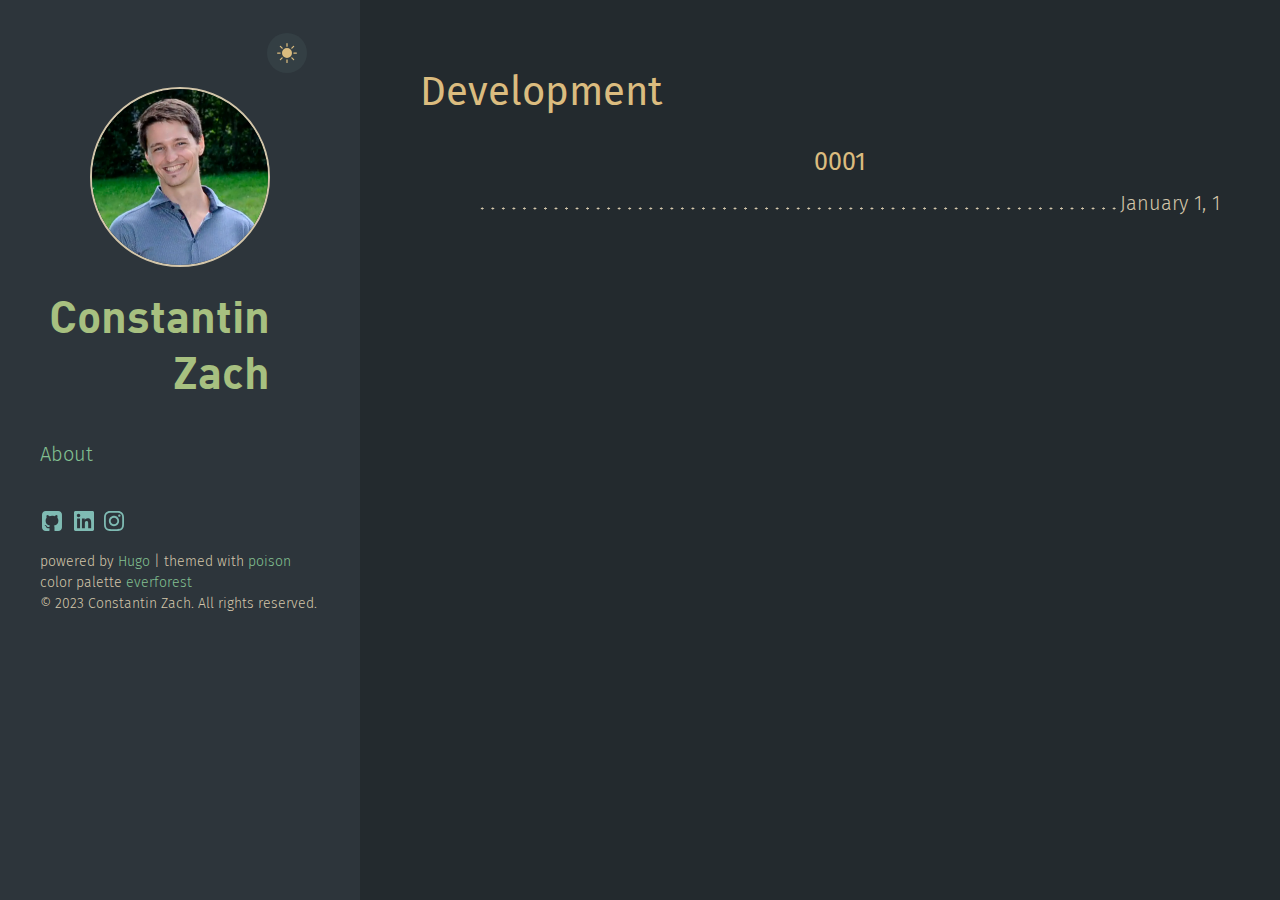
<file: tags/development/index.html>
<!doctype html><html xmlns=http://www.w3.org/1999/xhtml xml:lang=en-us lang=en-us><head><script defer language=javascript type=text/javascript src=/js/light_dark.js></script>
<script defer language=javascript type=text/javascript src=/js/tabs.js></script>
<script defer language=javascript type=text/javascript src=/js/katex.min.js></script>
<script defer language=javascript type=text/javascript src=/js/auto-render.min.js></script>
<script defer language=javascript type=text/javascript src=/js/katex.js></script>
<script defer language=javascript type=text/javascript src=/js/toc.js></script><meta charset=utf-8><meta name=generator content="Hugo 0.110.0"><meta name=viewport content="width=device-width,initial-scale=1"><title>Development &#183;</title><meta name=description content><link type=text/css rel=stylesheet href=/css/poole.css><link type=text/css rel=stylesheet href=/css/syntax.css><link type=text/css rel=stylesheet href=/css/hyde.css><link type=text/css rel=stylesheet href=/css/poison.css><link type=text/css rel=stylesheet href=/css/fonts.css><link type=text/css rel=stylesheet href=/css/katex.min.css><link type=text/css rel=stylesheet href=/css/tabs.css><link href=/tags/development/index.xml rel=alternate type=application/rss+xml title><style>body{--sidebar-bg-color:#2D353B;--sidebar-img-border-color:#D3C6AA;--sidebar-p-color:#D3C6AA;--sidebar-h1-color:#A7C080;--sidebar-a-color:#83C092;--sidebar-socials-color:#7FBBB3;--text-color:#222;--bkg-color:#FAF9F6;--post-title-color:#303030;--list-color:#5a5a5a;--link-color:#268bd2;--date-color:#515151;--code-color:#bf616a;--code-background-color:#f9f9f9;--moon-color:#7A8478;--sun-color:#DBBC7F;--moon-sun-background-color:#343F44;--hr-color:#3D484D}body.dark-theme{--text-color:#DBBC7F;--bkg-color:#232A2E;--post-title-color:#A7C080;--list-color:#D3C6AA;--link-color:#7FBBB3;--date-color:#83C092;--code-color:#ff7f7f;--code-background-color:#393D47}body{background-color:var(--bkg-color)}</style></head><body class=dark-theme><aside class=sidebar><div class="container sidebar-sticky"><div class=light-dark align=right><button class=btn-light-dark><svg class="moon" xmlns="http://www.w3.org/2000/svg" width="1em" height="1em" viewBox="0 0 16 16"><path fill="currentcolor" d="M6 .278a.768.768.0 01.08.858 7.208 7.208.0 00-.878 3.46c0 4.021 3.278 7.277 7.318 7.277.527.0 1.04-.055 1.533-.16a.787.787.0 01.81.316.733.733.0 01-.031.893A8.349 8.349.0 018.344 16C3.734 16 0 12.286.0 7.71.0 4.266 2.114 1.312 5.124.06A.752.752.0 016 .278z"/></svg><svg class="sun" xmlns="http://www.w3.org/2000/svg" width="1em" height="1em" viewBox="0 0 16 16"><path fill="currentcolor" d="M8 12a4 4 0 100-8 4 4 0 000 8zM8 0a.5.5.0 01.5.5v2a.5.5.0 01-1 0v-2A.5.5.0 018 0zm0 13a.5.5.0 01.5.5v2a.5.5.0 01-1 0v-2A.5.5.0 018 13zm8-5a.5.5.0 01-.5.5h-2a.5.5.0 010-1h2a.5.5.0 01.5.5zM3 8a.5.5.0 01-.5.5h-2a.5.5.0 010-1h2A.5.5.0 013 8zm10.657-5.657a.5.5.0 010 .707l-1.414 1.415a.5.5.0 11-.707-.708l1.414-1.414a.5.5.0 01.707.0zm-9.193 9.193a.5.5.0 010 .707L3.05 13.657a.5.5.0 01-.707-.707l1.414-1.414a.5.5.0 01.707.0zm9.193 2.121a.5.5.0 01-.707.0l-1.414-1.414a.5.5.0 01.707-.707l1.414 1.414a.5.5.0 010 .707zM4.464 4.465a.5.5.0 01-.707.0L2.343 3.05a.5.5.0 11.707-.707l1.414 1.414a.5.5.0 010 .708z"/></svg></button></div><div class=sidebar-about><h1 class=brand><a href=/><img src=/images/brand.webp alt="brand image"></a>
<a href=/><h1>Constantin Zach</h1></a></h1><p class=lead></p></div><nav><ul class=sidebar-nav><li class=heading><a href=/about/>About</a></li></ul></nav><a target=_blank class=social href=https://github.com/D4ntin><svg xmlns="http://www.w3.org/2000/svg" width="1.2em" height="1.2em" viewBox="-2 -2 24 24"><path fill="currentcolor" d="M18.88 1.099C18.147.366 17.265.0 16.233.0H3.746C2.714.0 1.832.366 1.099 1.099.366 1.832.0 2.714.0 3.746v12.487c0 1.032.366 1.914 1.099 2.647.733.733 1.615 1.099 2.647 1.099H6.66c.19.0.333-.007.429-.02a.504.504.0 00.286-.169c.095-.1.143-.245.143-.435l-.007-.885c-.004-.564-.006-1.01-.006-1.34l-.3.052c-.19.035-.43.05-.721.046a5.555 5.555.0 01-.904-.091 2.026 2.026.0 01-.872-.39 1.651 1.651.0 01-.572-.8l-.13-.3a3.25 3.25.0 00-.41-.663c-.186-.243-.375-.407-.566-.494l-.09-.065a.956.956.0 01-.17-.156.723.723.0 01-.117-.182c-.026-.061-.004-.111.065-.15.07-.04.195-.059.378-.059l.26.04c.173.034.388.138.643.311a2.1 2.1.0 01.631.677c.2.355.44.626.722.813.282.186.566.28.852.28.286.0.533-.022.742-.065a2.59 2.59.0 00.585-.196c.078-.58.29-1.028.637-1.34a8.907 8.907.0 01-1.333-.234 5.314 5.314.0 01-1.223-.507 3.5 3.5.0 01-1.047-.872c-.277-.347-.505-.802-.683-1.365-.177-.564-.266-1.215-.266-1.952.0-1.049.342-1.942 1.027-2.68-.32-.788-.29-1.673.091-2.652.252-.079.625-.02 1.119.175.494.195.856.362 1.086.5.23.14.414.257.553.352a9.233 9.233.0 012.497-.338c.859.0 1.691.113 2.498.338l.494-.312a6.997 6.997.0 011.197-.572c.46-.174.81-.221 1.054-.143.39.98.424 1.864.103 2.653.685.737 1.028 1.63 1.028 2.68.0.737-.089 1.39-.267 1.957-.177.568-.407 1.023-.689 1.366a3.65 3.65.0 01-1.053.865c-.42.234-.828.403-1.223.507a8.9 8.9.0 01-1.333.235c.45.39.676 1.005.676 1.846v3.11c0 .147.021.266.065.357a.36.36.0 00.208.189c.096.034.18.056.254.064.074.01.18.013.318.013h2.914c1.032.0 1.914-.366 2.647-1.099.732-.732 1.099-1.615 1.099-2.647V3.746c0-1.032-.367-1.914-1.1-2.647z"/></svg></a><a target=_blank class=social href=https://linkedin.com/in/constantin-zach-a29916249/><svg xmlns="http://www.w3.org/2000/svg" width="1em" height="1.2em" viewBox="0 0 448 512"><path fill="currentcolor" d="M416 32H31.9C14.3 32 0 46.5.0 64.3v383.4C0 465.5 14.3 480 31.9 480H416c17.6.0 32-14.5 32-32.3V64.3c0-17.8-14.4-32.3-32-32.3zM135.4 416H69V202.2h66.5V416zm-33.2-243c-21.3.0-38.5-17.3-38.5-38.5S80.9 96 102.2 96c21.2.0 38.5 17.3 38.5 38.5.0 21.3-17.2 38.5-38.5 38.5zm282.1 243h-66.4V312c0-24.8-.5-56.7-34.5-56.7-34.6.0-39.9 27-39.9 54.9V416h-66.4V202.2h63.7v29.2h.9c8.9-16.8 30.6-34.5 62.9-34.5 67.2.0 79.7 44.3 79.7 101.9V416z"/></svg></a><a target=_blank class=social href=https://www.instagram.com/d4nt1n/><svg xmlns="http://www.w3.org/2000/svg" width="1em" height="1.2em" viewBox="0 0 448 512"><path fill="currentcolor" d="M224.1 141c-63.6.0-114.9 51.3-114.9 114.9s51.3 114.9 114.9 114.9S339 319.5 339 255.9 287.7 141 224.1 141zm0 189.6c-41.1.0-74.7-33.5-74.7-74.7s33.5-74.7 74.7-74.7 74.7 33.5 74.7 74.7-33.6 74.7-74.7 74.7zm146.4-194.3c0 14.9-12 26.8-26.8 26.8-14.9.0-26.8-12-26.8-26.8s12-26.8 26.8-26.8 26.8 12 26.8 26.8zm76.1 27.2c-1.7-35.9-9.9-67.7-36.2-93.9-26.2-26.2-58-34.4-93.9-36.2-37-2.1-147.9-2.1-184.9.0-35.8 1.7-67.6 9.9-93.9 36.1s-34.4 58-36.2 93.9c-2.1 37-2.1 147.9.0 184.9 1.7 35.9 9.9 67.7 36.2 93.9s58 34.4 93.9 36.2c37 2.1 147.9 2.1 184.9.0 35.9-1.7 67.7-9.9 93.9-36.2 26.2-26.2 34.4-58 36.2-93.9 2.1-37 2.1-147.8.0-184.8zM398.8 388c-7.8 19.6-22.9 34.7-42.6 42.6-29.5 11.7-99.5 9-132.1 9s-102.7 2.6-132.1-9c-19.6-7.8-34.7-22.9-42.6-42.6-11.7-29.5-9-99.5-9-132.1s-2.6-102.7 9-132.1c7.8-19.6 22.9-34.7 42.6-42.6 29.5-11.7 99.5-9 132.1-9s102.7-2.6 132.1 9c19.6 7.8 34.7 22.9 42.6 42.6 11.7 29.5 9 99.5 9 132.1s2.7 102.7-9 132.1z"/></svg></a><p class=footnote>powered by <a target=_blank href=https://gohugo.io>Hugo</a> | themed with <a target=_blank href=https://github.com/lukeorth/poison>poison</a>
color palette <a target=_blank href=https://github.com/sainnhe/everforest/blob/master/palette.md>everforest</a><br>&copy; 2023 Constantin Zach. All rights reserved.</p></div></aside><main class="content container"><h1 class=title>Development</h1><ul class=entries><h3 style=text-align:center>0001</h3><li><span class=title><a href=/about/about/></a></span>
<span class=published><time class="pull-right post-list">January 1, 1</time></span></li></ul></main></body></html>
</file>
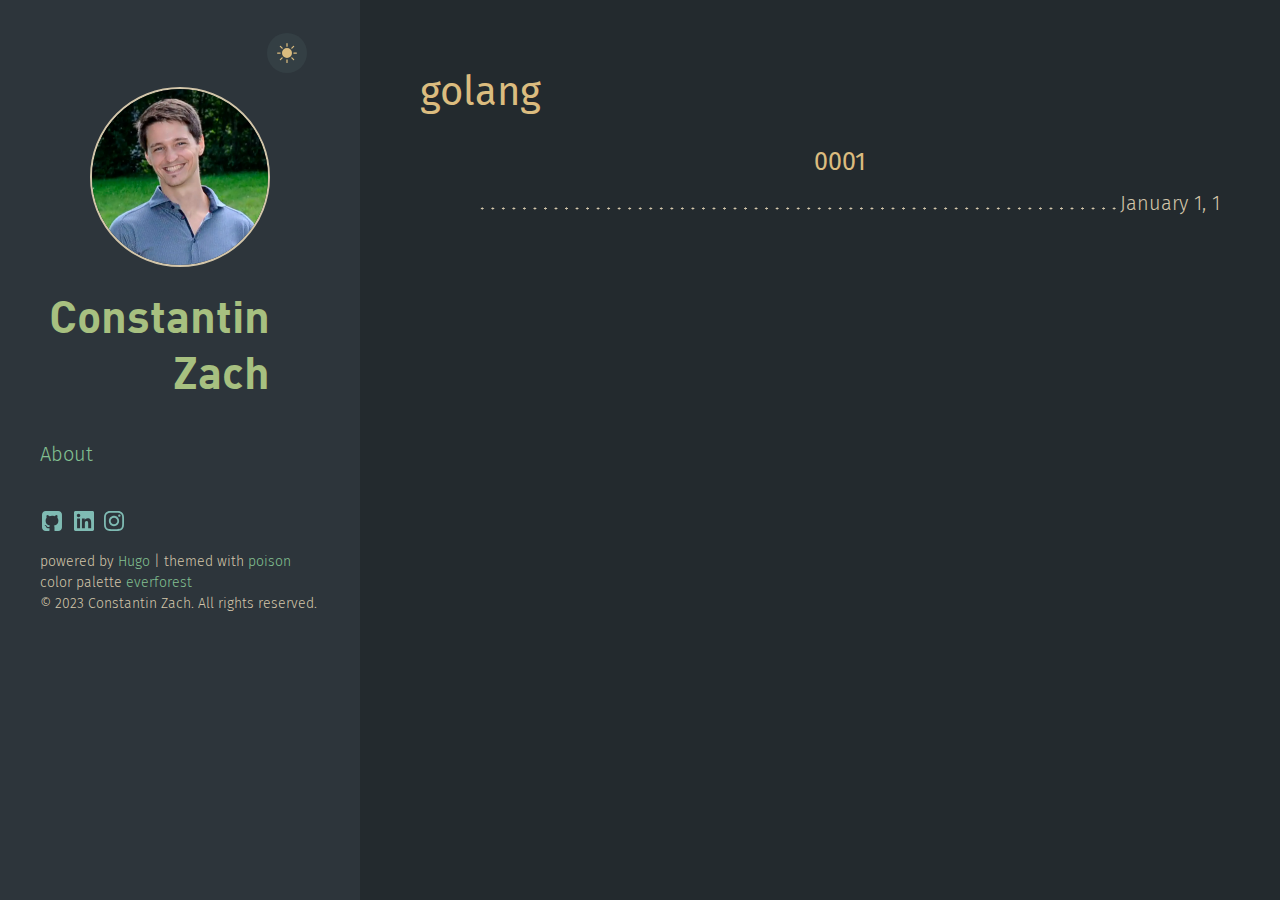
<file: tags/golang/index.html>
<!doctype html><html xmlns=http://www.w3.org/1999/xhtml xml:lang=en-us lang=en-us><head><script defer language=javascript type=text/javascript src=/js/light_dark.js></script>
<script defer language=javascript type=text/javascript src=/js/tabs.js></script>
<script defer language=javascript type=text/javascript src=/js/katex.min.js></script>
<script defer language=javascript type=text/javascript src=/js/auto-render.min.js></script>
<script defer language=javascript type=text/javascript src=/js/katex.js></script>
<script defer language=javascript type=text/javascript src=/js/toc.js></script><meta charset=utf-8><meta name=generator content="Hugo 0.110.0"><meta name=viewport content="width=device-width,initial-scale=1"><title>golang &#183;</title><meta name=description content><link type=text/css rel=stylesheet href=/css/poole.css><link type=text/css rel=stylesheet href=/css/syntax.css><link type=text/css rel=stylesheet href=/css/hyde.css><link type=text/css rel=stylesheet href=/css/poison.css><link type=text/css rel=stylesheet href=/css/fonts.css><link type=text/css rel=stylesheet href=/css/katex.min.css><link type=text/css rel=stylesheet href=/css/tabs.css><link href=/tags/golang/index.xml rel=alternate type=application/rss+xml title><style>body{--sidebar-bg-color:#2D353B;--sidebar-img-border-color:#D3C6AA;--sidebar-p-color:#D3C6AA;--sidebar-h1-color:#A7C080;--sidebar-a-color:#83C092;--sidebar-socials-color:#7FBBB3;--text-color:#222;--bkg-color:#FAF9F6;--post-title-color:#303030;--list-color:#5a5a5a;--link-color:#268bd2;--date-color:#515151;--code-color:#bf616a;--code-background-color:#f9f9f9;--moon-color:#7A8478;--sun-color:#DBBC7F;--moon-sun-background-color:#343F44;--hr-color:#3D484D}body.dark-theme{--text-color:#DBBC7F;--bkg-color:#232A2E;--post-title-color:#A7C080;--list-color:#D3C6AA;--link-color:#7FBBB3;--date-color:#83C092;--code-color:#ff7f7f;--code-background-color:#393D47}body{background-color:var(--bkg-color)}</style></head><body class=dark-theme><aside class=sidebar><div class="container sidebar-sticky"><div class=light-dark align=right><button class=btn-light-dark><svg class="moon" xmlns="http://www.w3.org/2000/svg" width="1em" height="1em" viewBox="0 0 16 16"><path fill="currentcolor" d="M6 .278a.768.768.0 01.08.858 7.208 7.208.0 00-.878 3.46c0 4.021 3.278 7.277 7.318 7.277.527.0 1.04-.055 1.533-.16a.787.787.0 01.81.316.733.733.0 01-.031.893A8.349 8.349.0 018.344 16C3.734 16 0 12.286.0 7.71.0 4.266 2.114 1.312 5.124.06A.752.752.0 016 .278z"/></svg><svg class="sun" xmlns="http://www.w3.org/2000/svg" width="1em" height="1em" viewBox="0 0 16 16"><path fill="currentcolor" d="M8 12a4 4 0 100-8 4 4 0 000 8zM8 0a.5.5.0 01.5.5v2a.5.5.0 01-1 0v-2A.5.5.0 018 0zm0 13a.5.5.0 01.5.5v2a.5.5.0 01-1 0v-2A.5.5.0 018 13zm8-5a.5.5.0 01-.5.5h-2a.5.5.0 010-1h2a.5.5.0 01.5.5zM3 8a.5.5.0 01-.5.5h-2a.5.5.0 010-1h2A.5.5.0 013 8zm10.657-5.657a.5.5.0 010 .707l-1.414 1.415a.5.5.0 11-.707-.708l1.414-1.414a.5.5.0 01.707.0zm-9.193 9.193a.5.5.0 010 .707L3.05 13.657a.5.5.0 01-.707-.707l1.414-1.414a.5.5.0 01.707.0zm9.193 2.121a.5.5.0 01-.707.0l-1.414-1.414a.5.5.0 01.707-.707l1.414 1.414a.5.5.0 010 .707zM4.464 4.465a.5.5.0 01-.707.0L2.343 3.05a.5.5.0 11.707-.707l1.414 1.414a.5.5.0 010 .708z"/></svg></button></div><div class=sidebar-about><h1 class=brand><a href=/><img src=/images/brand.webp alt="brand image"></a>
<a href=/><h1>Constantin Zach</h1></a></h1><p class=lead></p></div><nav><ul class=sidebar-nav><li class=heading><a href=/about/>About</a></li></ul></nav><a target=_blank class=social href=https://github.com/D4ntin><svg xmlns="http://www.w3.org/2000/svg" width="1.2em" height="1.2em" viewBox="-2 -2 24 24"><path fill="currentcolor" d="M18.88 1.099C18.147.366 17.265.0 16.233.0H3.746C2.714.0 1.832.366 1.099 1.099.366 1.832.0 2.714.0 3.746v12.487c0 1.032.366 1.914 1.099 2.647.733.733 1.615 1.099 2.647 1.099H6.66c.19.0.333-.007.429-.02a.504.504.0 00.286-.169c.095-.1.143-.245.143-.435l-.007-.885c-.004-.564-.006-1.01-.006-1.34l-.3.052c-.19.035-.43.05-.721.046a5.555 5.555.0 01-.904-.091 2.026 2.026.0 01-.872-.39 1.651 1.651.0 01-.572-.8l-.13-.3a3.25 3.25.0 00-.41-.663c-.186-.243-.375-.407-.566-.494l-.09-.065a.956.956.0 01-.17-.156.723.723.0 01-.117-.182c-.026-.061-.004-.111.065-.15.07-.04.195-.059.378-.059l.26.04c.173.034.388.138.643.311a2.1 2.1.0 01.631.677c.2.355.44.626.722.813.282.186.566.28.852.28.286.0.533-.022.742-.065a2.59 2.59.0 00.585-.196c.078-.58.29-1.028.637-1.34a8.907 8.907.0 01-1.333-.234 5.314 5.314.0 01-1.223-.507 3.5 3.5.0 01-1.047-.872c-.277-.347-.505-.802-.683-1.365-.177-.564-.266-1.215-.266-1.952.0-1.049.342-1.942 1.027-2.68-.32-.788-.29-1.673.091-2.652.252-.079.625-.02 1.119.175.494.195.856.362 1.086.5.23.14.414.257.553.352a9.233 9.233.0 012.497-.338c.859.0 1.691.113 2.498.338l.494-.312a6.997 6.997.0 011.197-.572c.46-.174.81-.221 1.054-.143.39.98.424 1.864.103 2.653.685.737 1.028 1.63 1.028 2.68.0.737-.089 1.39-.267 1.957-.177.568-.407 1.023-.689 1.366a3.65 3.65.0 01-1.053.865c-.42.234-.828.403-1.223.507a8.9 8.9.0 01-1.333.235c.45.39.676 1.005.676 1.846v3.11c0 .147.021.266.065.357a.36.36.0 00.208.189c.096.034.18.056.254.064.074.01.18.013.318.013h2.914c1.032.0 1.914-.366 2.647-1.099.732-.732 1.099-1.615 1.099-2.647V3.746c0-1.032-.367-1.914-1.1-2.647z"/></svg></a><a target=_blank class=social href=https://linkedin.com/in/constantin-zach-a29916249/><svg xmlns="http://www.w3.org/2000/svg" width="1em" height="1.2em" viewBox="0 0 448 512"><path fill="currentcolor" d="M416 32H31.9C14.3 32 0 46.5.0 64.3v383.4C0 465.5 14.3 480 31.9 480H416c17.6.0 32-14.5 32-32.3V64.3c0-17.8-14.4-32.3-32-32.3zM135.4 416H69V202.2h66.5V416zm-33.2-243c-21.3.0-38.5-17.3-38.5-38.5S80.9 96 102.2 96c21.2.0 38.5 17.3 38.5 38.5.0 21.3-17.2 38.5-38.5 38.5zm282.1 243h-66.4V312c0-24.8-.5-56.7-34.5-56.7-34.6.0-39.9 27-39.9 54.9V416h-66.4V202.2h63.7v29.2h.9c8.9-16.8 30.6-34.5 62.9-34.5 67.2.0 79.7 44.3 79.7 101.9V416z"/></svg></a><a target=_blank class=social href=https://www.instagram.com/d4nt1n/><svg xmlns="http://www.w3.org/2000/svg" width="1em" height="1.2em" viewBox="0 0 448 512"><path fill="currentcolor" d="M224.1 141c-63.6.0-114.9 51.3-114.9 114.9s51.3 114.9 114.9 114.9S339 319.5 339 255.9 287.7 141 224.1 141zm0 189.6c-41.1.0-74.7-33.5-74.7-74.7s33.5-74.7 74.7-74.7 74.7 33.5 74.7 74.7-33.6 74.7-74.7 74.7zm146.4-194.3c0 14.9-12 26.8-26.8 26.8-14.9.0-26.8-12-26.8-26.8s12-26.8 26.8-26.8 26.8 12 26.8 26.8zm76.1 27.2c-1.7-35.9-9.9-67.7-36.2-93.9-26.2-26.2-58-34.4-93.9-36.2-37-2.1-147.9-2.1-184.9.0-35.8 1.7-67.6 9.9-93.9 36.1s-34.4 58-36.2 93.9c-2.1 37-2.1 147.9.0 184.9 1.7 35.9 9.9 67.7 36.2 93.9s58 34.4 93.9 36.2c37 2.1 147.9 2.1 184.9.0 35.9-1.7 67.7-9.9 93.9-36.2 26.2-26.2 34.4-58 36.2-93.9 2.1-37 2.1-147.8.0-184.8zM398.8 388c-7.8 19.6-22.9 34.7-42.6 42.6-29.5 11.7-99.5 9-132.1 9s-102.7 2.6-132.1-9c-19.6-7.8-34.7-22.9-42.6-42.6-11.7-29.5-9-99.5-9-132.1s-2.6-102.7 9-132.1c7.8-19.6 22.9-34.7 42.6-42.6 29.5-11.7 99.5-9 132.1-9s102.7-2.6 132.1 9c19.6 7.8 34.7 22.9 42.6 42.6 11.7 29.5 9 99.5 9 132.1s2.7 102.7-9 132.1z"/></svg></a><p class=footnote>powered by <a target=_blank href=https://gohugo.io>Hugo</a> | themed with <a target=_blank href=https://github.com/lukeorth/poison>poison</a>
color palette <a target=_blank href=https://github.com/sainnhe/everforest/blob/master/palette.md>everforest</a><br>&copy; 2023 Constantin Zach. All rights reserved.</p></div></aside><main class="content container"><h1 class=title>golang</h1><ul class=entries><h3 style=text-align:center>0001</h3><li><span class=title><a href=/about/about/></a></span>
<span class=published><time class="pull-right post-list">January 1, 1</time></span></li></ul></main></body></html>
</file>
